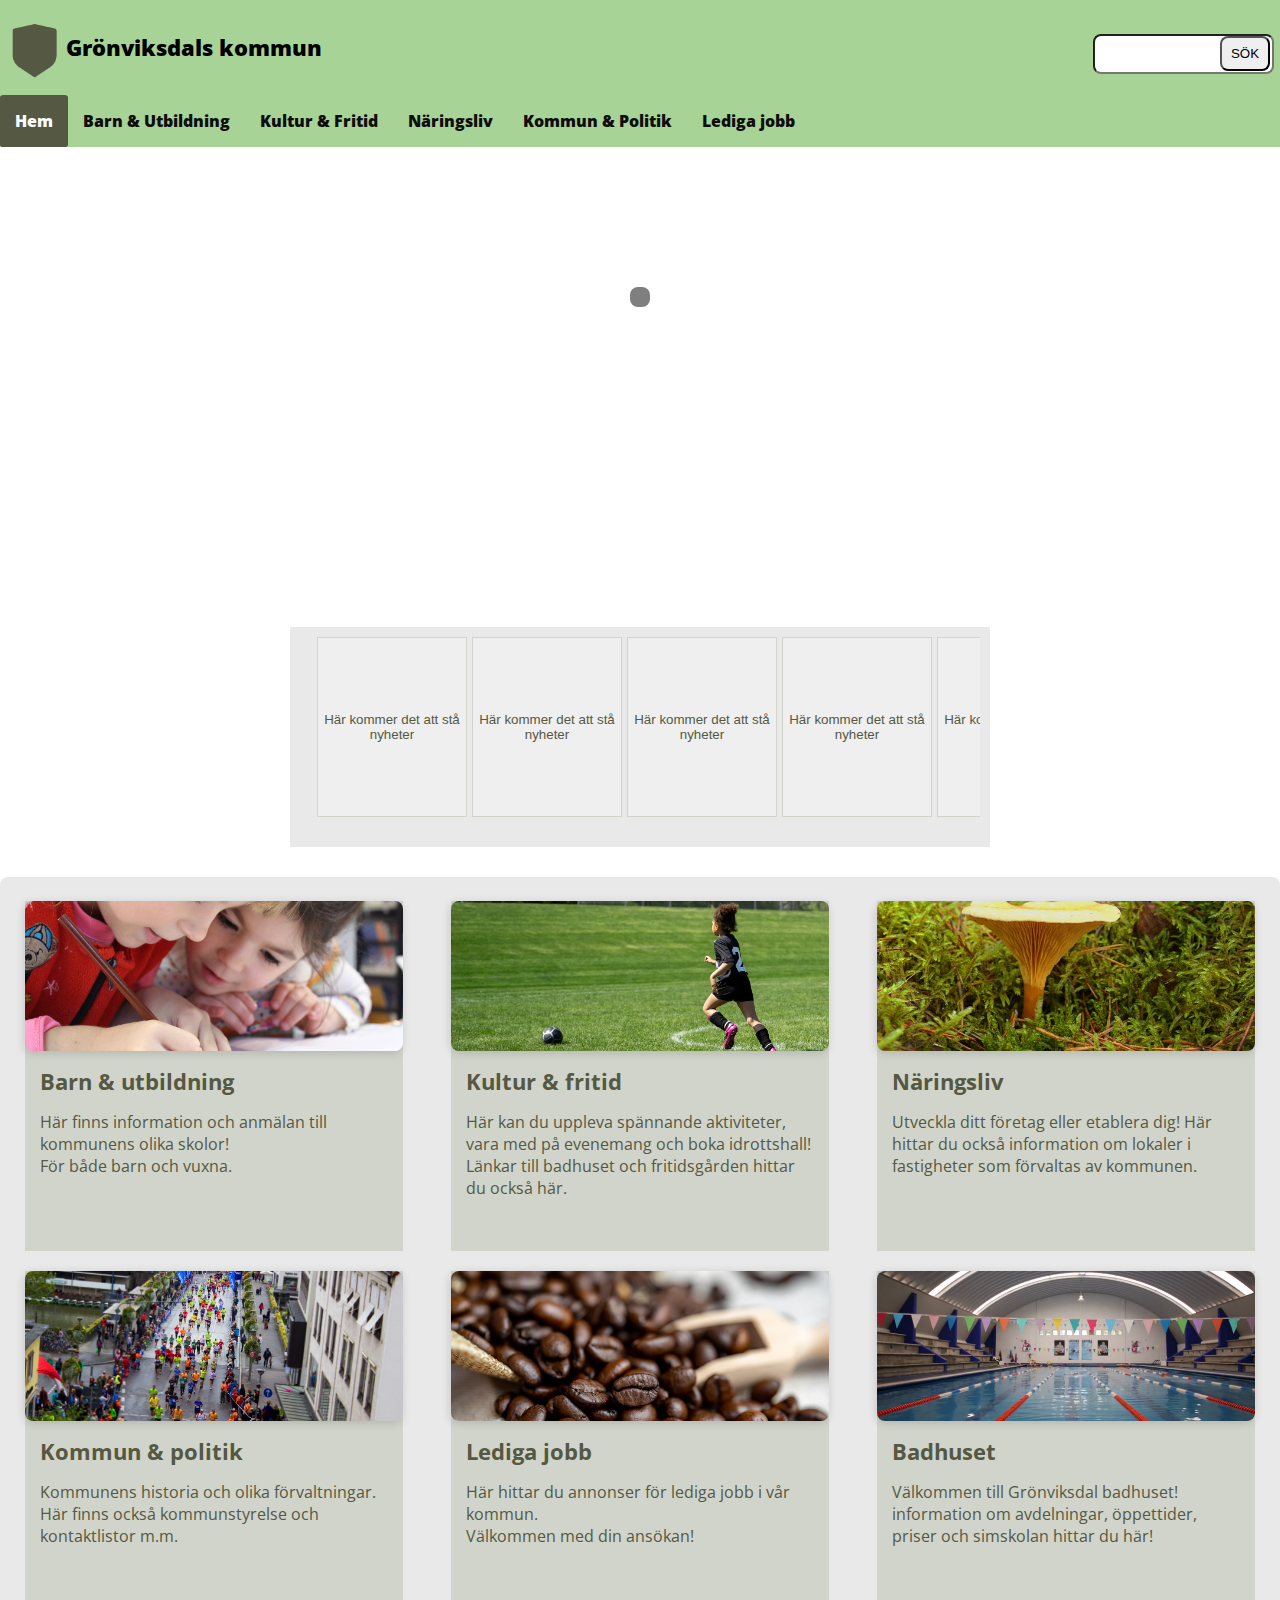
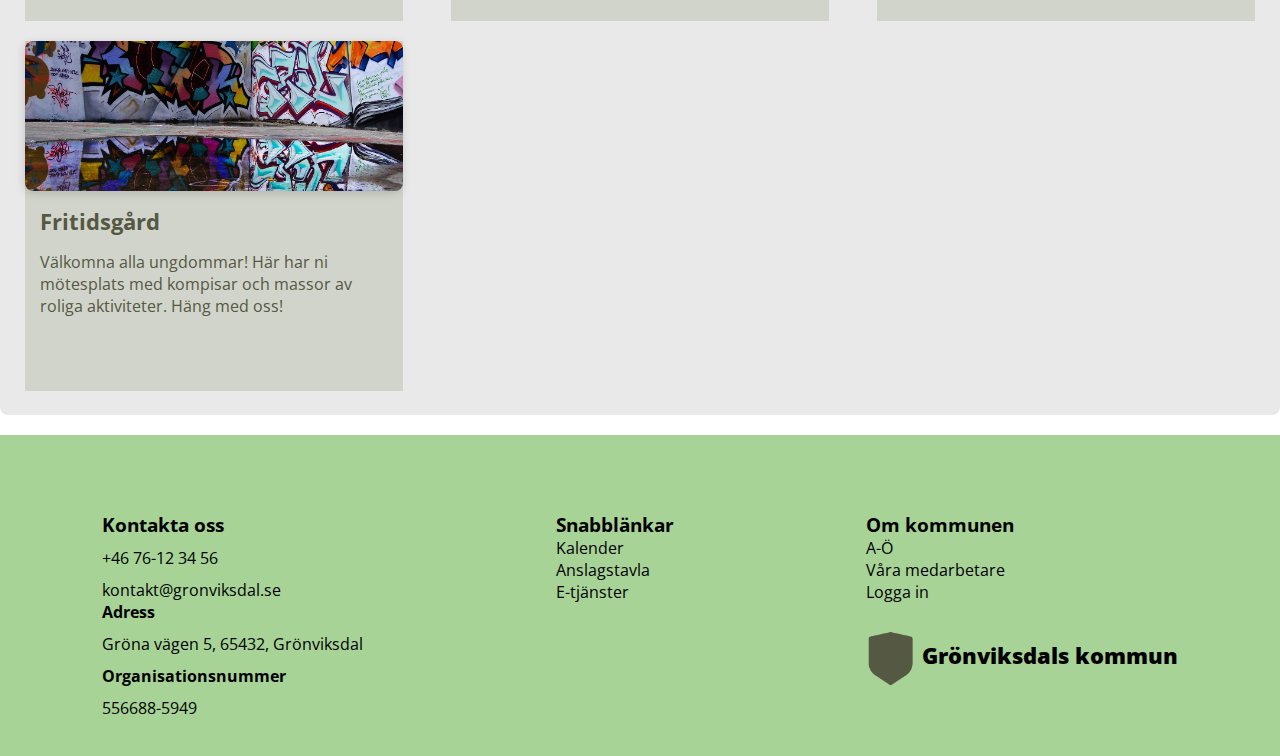
<file: index.html>
<!DOCTYPE html>
<html lang="sv">
<head>
<meta charset="UTF-8">
<meta name="viewport" content="width=device-width, initial-scale=1">
<title>Grönviksdal</title>
<link rel="stylesheet" href="https://fonts.googleapis.com/css2?family=Material+Symbols+Outlined:opsz,wght,FILL,GRAD@24,400,0,0">
<link rel="stylesheet" href="css/style.css">
<link rel="stylesheet" href="css/footer.css">
<meta name="keywords" content="Grönviksdal,Grönviksdals, kommun, Sverige">
<meta name="description" content="En Webbsida för Grönviksdals kommun">
<link rel="icon" href="img/logo.png">

</head>
<body>

<header class="background-green">
    <div class="container">
      <div class="header">
        <div class="font bold font-size-12">
          <a href="index.html">
                <div class="titles">
                <span class="large-title font-size-22">   <img src="img/logo.png" width="50" class="logo" alt="logo"> Grönviksdals kommun</span>
                 <span class="mobile-title font-size-16">  <img src="img/logo.png" width="40" class="logo" alt="logo"> Grönviksdal </span>
              </div>
            </a>

        </div>
          <div class="right">
            <form id="search-form" action="index.html" method="get">  
              <input type="text" id="search" class="search rounded-m" name="search" maxlength="15">
              <button type="submit" class="search-button rounded-m padding-2">
                  <span class="material-icons">SÖK</span>
              </button>
          </form>  
          </div>
       </div>
    </div>
</header>

<nav class="nav background-green">
  <div  class="container">
  <input type="checkbox" id="nav-change">
    <label for="nav-change" class="nav">

      <a class="active" href="index.html">  <span class="font bold"> Hem </span></a>
      <a href="utbildning.html">  <span class="font bold"> Barn & Utbildning </span></a>
      <a href="kulturfritid.html">  <span class="font bold"> Kultur & Fritid </span></a>
       <a href="naringsliv.html">  <span class="font bold"> Näringsliv </span></a>
        <a href="politik.html">  <span class="font bold"> Kommun & Politik </span></a>
        <a href="lediga-jobb.html">  <span class="font bold">   Lediga jobb  </span></a>
        <span class="nav-bar"><span class="material-symbols-outlined bold">  menu  </span>    </span>

      </label>
  </div>
</nav>

<section class="herobg">
    <video playsinline autoplay muted loop id="heroVideo">
        <source src="https://shib.se/assets/video/romania.mp4" type="video/mp4">
        Your browser does not support the video tag.
    </video>
    <h1 class="font bold margin4 rounded-m" id="heroText"></h1>
</section>


<section id="news-feed">
    <article id="news-feed-buttons">
        <button class="news-button">Här kommer det att stå nyheter</button>
        <button class="news-button">Här kommer det att stå nyheter</button>
        <button class="news-button">Här kommer det att stå nyheter</button>
        <button class="news-button">Här kommer det att stå nyheter</button>
        <button class="news-button">Här kommer det att stå nyheter</button>
        <button class="news-button">Här kommer det att stå nyheter</button>
        <button class="news-button">Här kommer det att stå nyheter</button>
        <button class="news-button">Här kommer det att stå nyheter</button>
        <button class="news-button">Här kommer det att stå nyheter</button>
        <button class="news-button">Här kommer det att stå nyheter</button>
        
    </article>
  </section>


<main class="main container">
   <div class="container margin-t-b background-green-light rounded-m padding-4">
  <section id="main-btns">

    <article class="btn-layout">
        <a href="utbildning.html">
            <img src="img/klimkin.jpg" alt="education" class="rounded-m  shadow-s">
            <article>
                <h3 class="font font-size-22">Barn & utbildning</h3>
                <p class="font">Här finns information och anmälan till kommunens olika skolor!<br>
                För både barn och vuxna.</p>
            </article>
        </a>
    </article>

  <article class="btn-layout">
      <a href="kulturfritid.html">
          <img src="img/jatocreate.jpg" alt="sport" class="rounded-m  shadow-s img-responsive">
          <article>
              <h3 class="font font-size-22">Kultur & fritid</h3>
              <p class="font">Här kan du uppleva spännande aktiviteter, vara med på evenemang och boka idrottshall!
               Länkar till badhuset och fritidsgården hittar du också här.</p>
          </article>
      </a>
  </article>

  <article class="btn-layout">
    <a href="naringsliv.html">
        <img src="img/mirey2222.jpg" alt="business life" class="rounded-m  shadow-s">
        <article>
            <h3 class="font font-size-22">Näringsliv</h3>
            <p class="font">Utveckla ditt företag eller etablera dig!
              Här hittar du också information om lokaler i fastigheter som förvaltas av kommunen.</p>
        </article>
    </a>
</article>

  <article class="btn-layout">
      <a href="politik.html">
          <img src="img/springtavling.jpg" alt="politics" class="rounded-m  shadow-s">
          <article>
              <h3 class="font font-size-22">Kommun & politik</h3>
              <p class="font">Kommunens historia och olika förvaltningar.<br> Här finns också kommunstyrelse och kontaktlistor m.m.</p>
          </article>
      </a>
  </article>

  <article class="btn-layout">
      <a href="lediga-jobb.html">
          <img src="img/kaffe.jpg" alt="available jobs" class="rounded-m  shadow-s">
          <article>
              <h3 class="font font-size-22">Lediga jobb</h3>
              <p class="font">Här hittar du annonser för lediga jobb i vår kommun.<br> Välkommen med din ansökan!</p>
          </article>
      </a>
  </article>

  <article class="btn-layout">
      <a href="https://utvecklarerebecka.se/agilt-projektarbete-badhuset/index.html" target="_blank">
          <img src="img/hero-image.png" alt="swimmingpool" class="rounded-m  shadow-s">
          <article >
              <h3 class="font font-size-22">Badhuset</h3>
              <p class="font">Välkommen till Grönviksdal badhuset!<br> information om avdelningar, öppettider, priser och simskolan hittar du här! </p>
          </article>
      </a>
  </article>

  <article class="btn-layout">
      <a href="https://www.karinwebdesigner.com/index.html" target="_blank">
          <img src="img/fritid.jpg" alt="youth centre" class="rounded-m  shadow-s">
          <article>
              <h3 class="font font-size-22">Fritidsgård</h3>
              <p class="font">Välkomna alla ungdommar! Här har ni mötesplats med kompisar och massor av roliga aktiviteter. Häng med oss!</p>
          </article>
      </a>
  </article>
  </section>
</div>
</main>

<footer class="background-green">
  <div class="container">
  <div class="row col-3 container margin-6 padding-6">
  <section class="font padding-6">
      <h3>Kontakta oss</h3>
      <p><a href="tel://+4733378901">+46 76-12 34 56</a></p>
      <a href="mailto://kontakt@gronviksdal.se">kontakt@gronviksdal.se</a>
      <h4>Adress</h4>
      <p>Gröna vägen 5, 65432, Grönviksdal</p>
      <h4>Organisationsnummer</h4>
      <p>556688-5949</p>
  </section>

  <section class="font padding-6">
      <h3>Snabblänkar</h3>
      <a href="#">Kalender</a>
      <br>
      <a href="#">Anslagstavla</a>
      <br>
      <a href="#">E-tjänster</a>
  </section>

  <section class="font padding-6">
      <h3>Om kommunen</h3>
      <a href="#">A-Ö</a>
      <br>
      <a href="#">Våra medarbetare</a>
      <br>
      <a href="#">Logga in</a>
      <br><br>



          <figure class="figure_footer">


         <a href="index.html">
          <div class="titles">
          <span class="large-title font bold font-size-22">   <img src="img/logo.png" width="50" class="logo" alt="logo"> Grönviksdals kommun</span>
            <span class="mobile-title font bold font-size-16">  <img src="img/logo.png" width="40" class="logo" alt="logo"> Grönviksdal </span>
        </div>
      </a>


          </figure>
  </section>
  </div>
</div>
</footer>

</body>
</html>
</file>
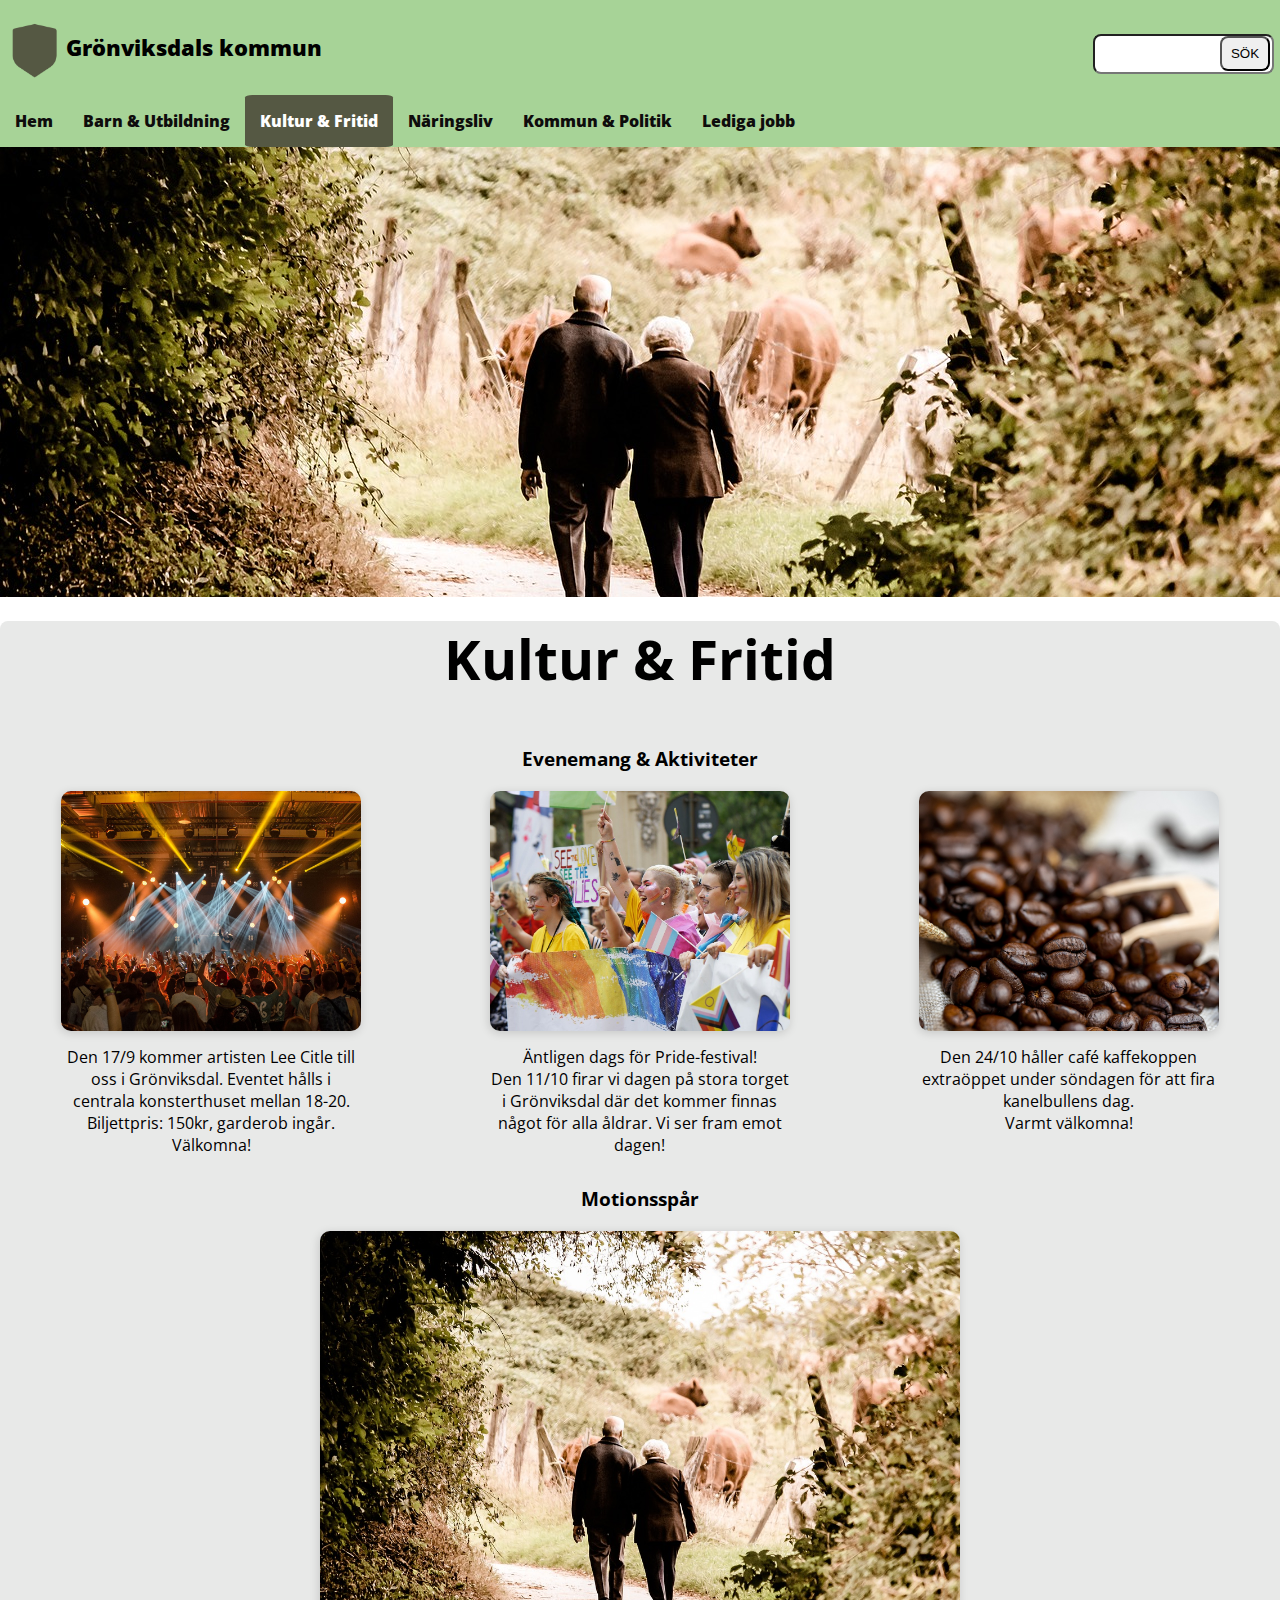
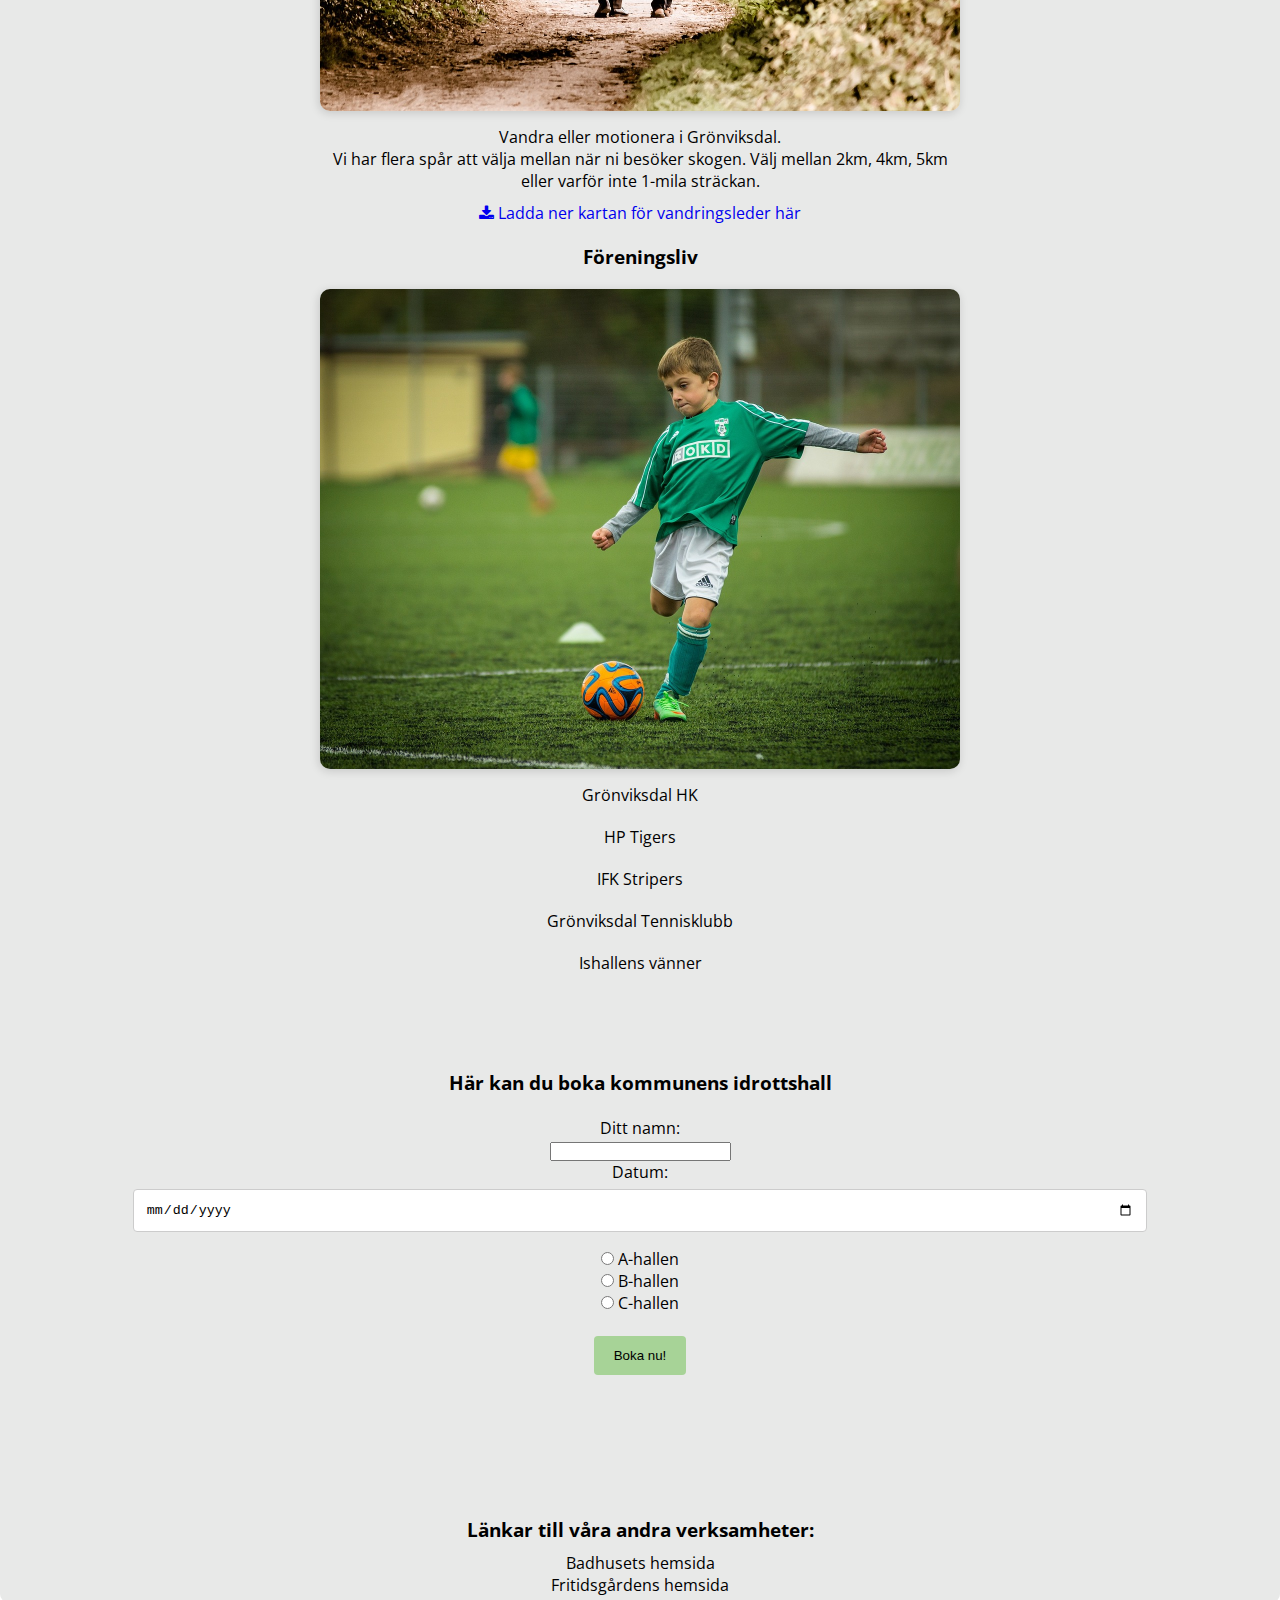
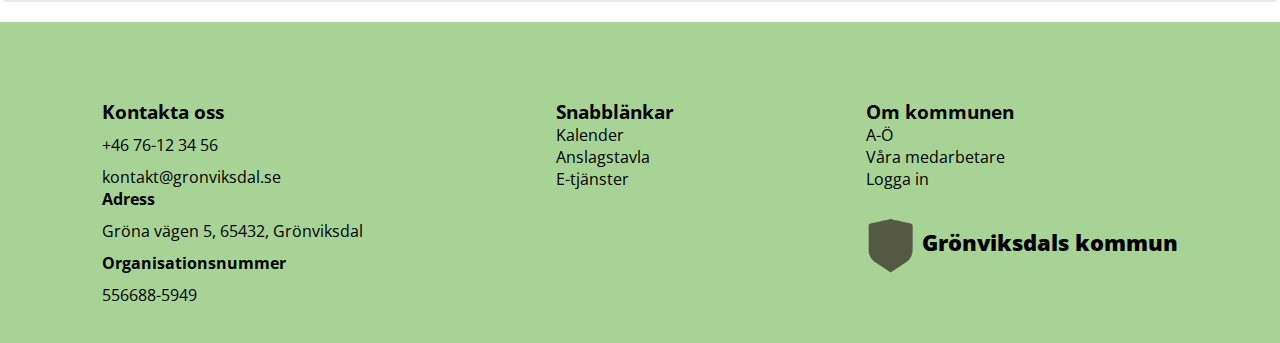
<file: kulturfritid.html>
<!DOCTYPE html>
<html lang="sv">
  <head>
    <meta charset="UTF-8">
    <meta name="viewport" content="width=device-width, initial-scale=1.0">
    <link rel="stylesheet" href="https://fonts.googleapis.com/css2?family=Material+Symbols+Outlined:opsz,wght,FILL,GRAD@24,400,0,0">
    <link rel="stylesheet" href="css/kultur.css">
    <link rel="stylesheet" href="css/style.css">
    <link rel="stylesheet" href="css/footer.css">
    <link rel="icon" href="img/logo.png">
    <link rel="stylesheet" href="https://cdnjs.cloudflare.com/ajax/libs/font-awesome/4.7.0/css/font-awesome.min.css">
    <title>Kultur & Fritid</title>
  </head>
  <body>
    <header class="background-green">
      <div class="container">
        <div class="header">
          <div class="font bold font-size-12">
            <!--Title-->
            <a href="index.html">
              <div class="titles">
                <span class="large-title font-size-22">
                  <img src="img/logo.png" width="50" class="logo" alt="logo"> Grönviksdals kommun </span>
                <span class="mobile-title font-size-16">
                  <img src="img/logo.png" width="40" class="logo" alt="logo"> Grönviksdal </span>
              </div>
            </a>
            <!--Title-->
          </div>
          <div class="right">
            <form id="search-form" action="index.html" method="get">
              <!--Search-->
              <input type="text" id="search" class="search rounded-m" name="search" maxlength="15">
              <button type="submit" class="search-button rounded-m padding-2">
                <span class="material-icons">SÖK</span>
              </button>
            </form>
            <!--Search-->
          </div>
        </div>
      </div>
    </header>
    <nav class="nav background-green">
      <div class="container">
        <input type="checkbox" id="nav-change">
        <label for="nav-change" class="nav">
          <a href="index.html">
            <span class="font bold"> Hem </span>
          </a>
          <a href="utbildning.html">
            <span class="font bold"> Barn & Utbildning </span>
          </a>
          <a class="active" href="kulturfritid.html">
            <span class="font bold"> Kultur & Fritid </span>
          </a>
          <a href="naringsliv.html">
            <span class="font bold"> Näringsliv </span>
          </a>
          <a href="politik.html">
            <span class="font bold"> Kommun & Politik </span>
          </a>
          <a href="lediga-jobb.html">
            <span class="font bold"> Lediga jobb </span>
          </a>
          <span class="nav-bar">
            <span class="material-symbols-outlined bold"> menu </span>
          </span>
        </label>
      </div>
    </nav>
    <img class="top-image" src="img/skogsstig.jpg" alt="Äldre par på promenad">
    <main class="container background-green-light rounded-m margin-t-b">
      <section class="center background-green-light rounded-m margin-6">
        <h1 class="center font"> Kultur & Fritid </h1>
      </section>
      <section class="center font">
        <h3 class="h3-margin-bottom">Evenemang & Aktiviteter</h3>
        <section class="activities">
          <figure class="box1">
            <img class="picture shadow-s" src="img/publik.jpg" alt="photo">
            <p>Den 17/9 kommer artisten Lee Citle till oss i Grönviksdal. Eventet hålls i centrala konsterthuset mellan 18-20. Biljettpris: 150kr, garderob ingår. Välkomna!</p>
          </figure>
          <figure class="box2">
            <img class="picture shadow-s" src="img/peoplepride.jpg" alt="photo">
            <p>Äntligen dags för Pride-festival! <br> Den 11/10 firar vi dagen på stora torget i Grönviksdal där det kommer finnas något för alla åldrar. Vi ser fram emot dagen! </p>
          </figure>
          <figure class="box3">
            <img class="picture shadow-s" src="img/kaffe.jpg" alt="photo">
            <p>Den 24/10 håller café kaffekoppen extraöppet under söndagen för att fira kanelbullens dag. <br>Varmt välkomna! </p>
          </figure>
        </section>
      </section>
      <section class="center font">
        <h3 class="h3-margin-bottom h3-margin-top">Motionsspår</h3>
        <figure class="motion">
          <img class="picture shadow-s" src="img/skogsstig.jpg" alt="photo">
          <p class="margin-6"> Vandra eller motionera i Grönviksdal. <br> Vi har flera spår att välja mellan när ni besöker skogen. Välj mellan 2km, 4km, 5km eller varför inte 1-mila sträckan. </p>
        </figure>
        <a class="margin-6 download" href="downloads/karta-med-vandringsleder.pdf">
          <i class="fa fa-download"></i> Ladda ner kartan för vandringsleder här </a>
      </section>
      <section class="center font">
        <h3 class="h3-margin-bottom h3-margin-top">Föreningsliv</h3>
        <figure class="sport">
          <img class="picture shadow-s" src="img/barnfotboll.jpg" alt="photo">
          <p>Grönviksdal HK</p>
          <p>HP Tigers</p>
          <p>IFK Stripers</p>
          <p>Grönviksdal Tennisklubb</p>
          <p>Ishallens vänner</p>
        </figure>
      </section>
      <form class="form padding-6 font">
        <h3>Här kan du boka kommunens idrottshall</h3>
        <br>
        <label for="fname">Ditt namn:</label>
        <br>
        <input type="text" id="fname" name="fname">
        <br>
        <label for="fname">Datum:</label>
        <br>
        <input type="date" name="date" id="date-bar">
        <br>
        <input type="radio" id="html" name="fav_language" value="HTML">
        <label for="html">A-hallen</label>
        <br>
        <input type="radio" id="css" name="fav_language" value="CSS">
        <label for="css">B-hallen</label>
        <br>
        <input type="radio" id="javascript" name="fav_language" value="JavaScript">
        <label for="javascript">C-hallen</label>
        <br>
        <br>
        <input class="button" type="submit" value="Boka nu!">
      </form>
      <section class="links center padding-6 margin-6 font">
        <h3>Länkar till våra andra verksamheter:</h3>
        <a href="https://utvecklarerebecka.se/agilt-projektarbete-badhuset/index.html" target="_blank">Badhusets hemsida</a>
        <br>
        <a href="https://www.karinwebdesigner.com/index.html" target="_blank">Fritidsgårdens hemsida</a>
      </section>
    </main>
    <footer class="background-green">
      <div class="container">
        <div class="row col-3 container margin-6 padding-6">
          <section class="font padding-6">
            <h3>Kontakta oss</h3>
            <p>
              <a href="tel://+4733378901">+46 76-12 34 56</a>
            </p>
            <a href="mailto://kontakt@gronviksdal.se">kontakt@gronviksdal.se</a>
            <h4>Adress</h4>
            <p>Gröna vägen 5, 65432, Grönviksdal</p>
            <h4>Organisationsnummer</h4>
            <p>556688-5949</p>
          </section>
          <section class="font padding-6">
            <h3>Snabblänkar</h3>
            <a href="#">Kalender</a>
            <br>
            <a href="#">Anslagstavla</a>
            <br>
            <a href="#">E-tjänster</a>
          </section>
          <section class="font padding-6">
            <h3>Om kommunen</h3>
            <a href="#">A-Ö</a>
            <br>
            <a href="#">Våra medarbetare</a>
            <br>
            <a href="#">Logga in</a>
            <br>
            <br>
            <figure class="figure_footer">
              <a href="index.html">
                <div class="titles">
                  <span class="large-title font bold font-size-22">
                    <img src="img/logo.png" width="50" class="logo" alt="logo"> Grönviksdals kommun </span>
                  <span class="mobile-title font bold font-size-16">
                    <img src="img/logo.png" width="40" class="logo" alt="logo"> Grönviksdal </span>
                </div>
              </a>
            </figure>
          </section>
        </div>
      </div>
    </footer>
  </body>
</html>
</file>
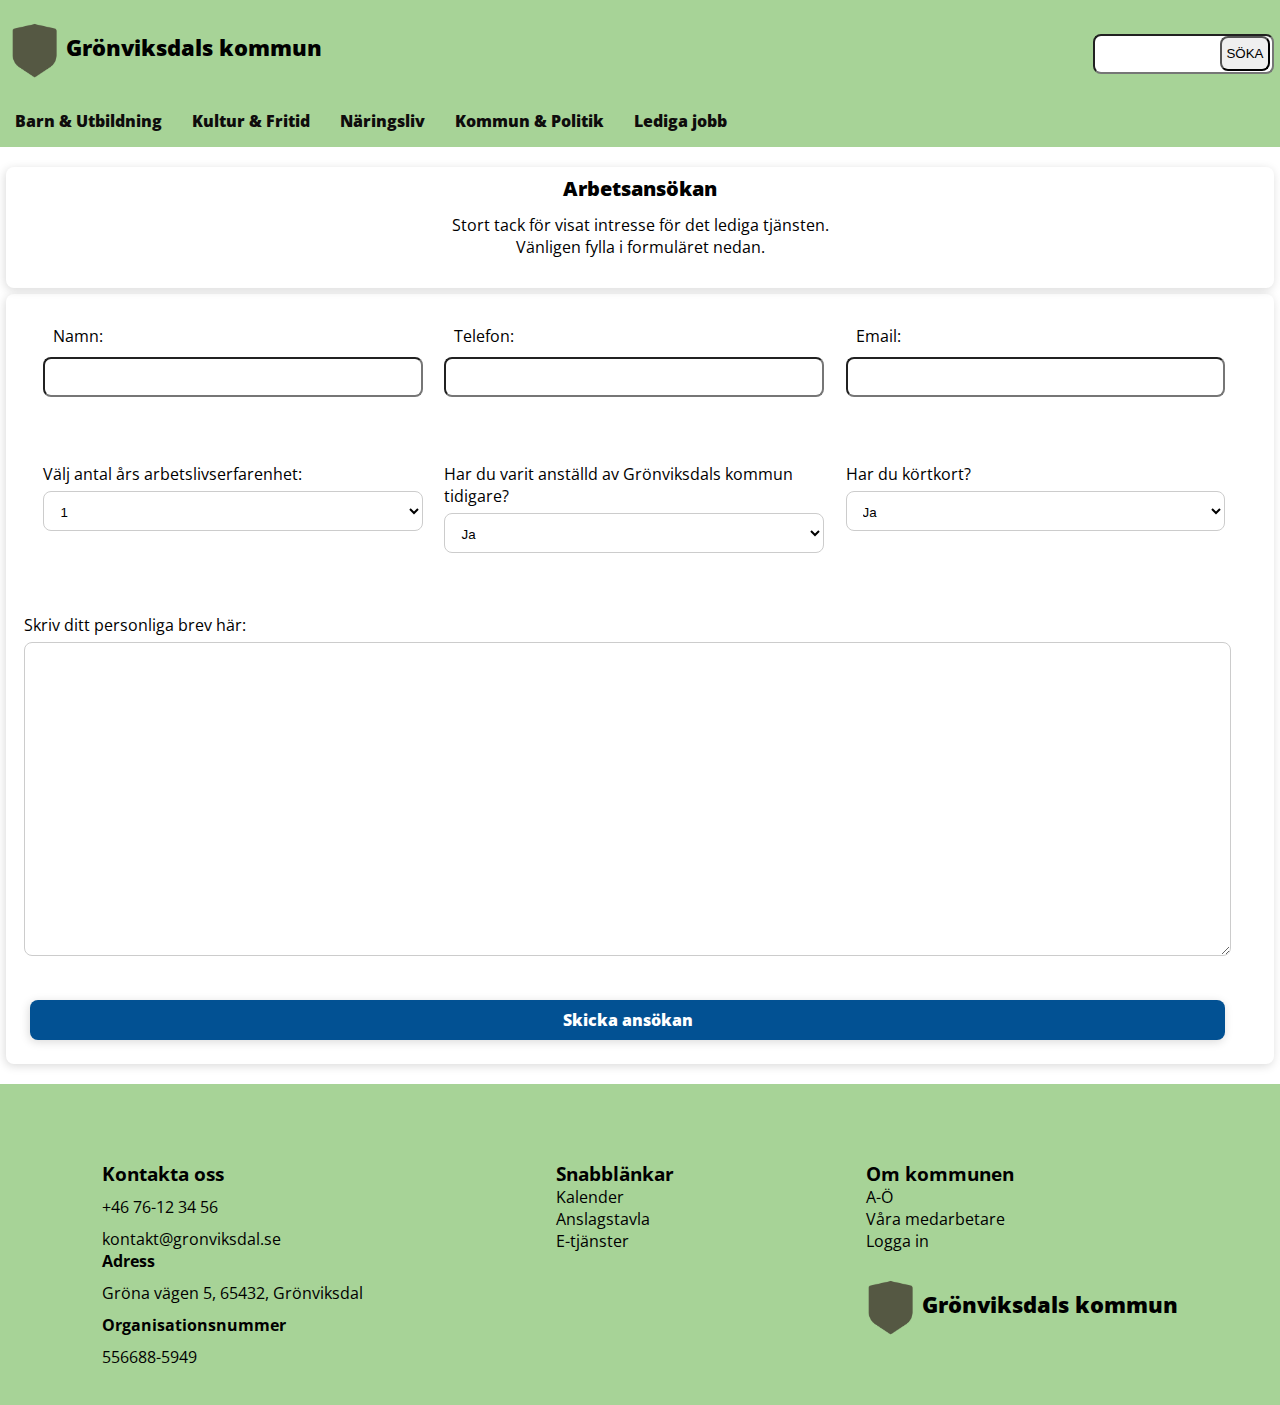
<file: lediga-jobb-form.html>
<!DOCTYPE html>
<html lang="sv">
<head>
<meta charset="UTF-8">
<meta name="viewport" content="width=device-width, initial-scale=1">
<title>Lediga jobb</title>
<link rel="stylesheet" href="https://fonts.googleapis.com/css2?family=Material+Symbols+Outlined:opsz,wght,FILL,GRAD@24,400,0,0">
<link rel="stylesheet" href="css/style.css">
<link rel="stylesheet" href="css/footer.css">
<meta name="keywords" content="Grönviksdal,Grönviksdals, kommun, Sverige, Lediga jobb, söka jobba  ">
<link rel="icon" href="img/logo.png">
<meta name="description" content="En Webbsida för Grönviksdals kommun">
</head>
<body>




  <header class="background-green">
    <div class="container">
      <div class="header">
        <div class="font bold font-size-12">
       
          <a href="index.html">
                <div class="titles">
                <span class="large-title font-size-22">   <img src="img/logo.png" width="50" class="logo" alt="logo"> Grönviksdals kommun</span>
                 <span class="mobile-title font-size-16">  <img src="img/logo.png" width="40" class="logo" alt="logo"> Grönviksdal </span>
              </div>
            </a>

        </div>
          <div class="right">
            <form id="search-form" action="index.html" method="get"> 
              <input type="text" id="search" class="search rounded-m" name="search" maxlength="15">
              <button type="submit" class="search-button rounded-m padding-2">
                  <span class="material-icons">SÖKA</span>
              </button>
          </form>  
          </div>
       </div>
    </div>
</header>





<nav class="nav background-green">
  <div  class="container">
  <input type="checkbox" id="nav-change">
    <label for="nav-change" class="nav">

      <a href="utbildning.html">  <span class="font bold"> Barn & Utbildning </span></a>
      <a href="kulturfritid.html">  <span class="font bold"> Kultur & Fritid </span></a>
       <a href="naringsliv.html">  <span class="font bold"> Näringsliv </span></a>
        <a href="politik.html">  <span class="font bold"> Kommun & Politik </span></a>
        <a href="lediga-jobb.html">  <span class="font bold">   Lediga jobb  </span></a>
        <span class="nav-bar"><span class="material-symbols-outlined bold">  menu  </span></span>

      </label>
  </div>
</nav>

 <main class="container margin-t-b">
  <section class="container">
    <div class="container shadow-s center margin-6 rounded-m padding-2 font">
  
        <h1 class="padding-6 font-size-20 bold">Arbetsansökan</h1>
          <div class="padding-6 font-size-16 font center">
            Stort tack för visat intresse för det lediga tjänsten.<br>
            Vänligen fylla i formuläret nedan.
          </div>
        <br>
    </div>
   </section>

    <div class="container">
        <form action="lediga_jobb_form.html" method="post" class="container shadow-s rounded-m margin-6  padding-6">



        
<div class="row col-3 margin-6">

    <div>
         <label class="padding-4 margin-6 font"> Namn: </label>
        <input class="arbetsansokan-form rounded-m" type="text" name="namn" id="name" required>
    </div>

    <div>
        <label class="padding-4 margin-6 font"> Telefon: </label>
        <input class="arbetsansokan-form rounded-m"  type="text" id="telefon" name="telefon" required>
    </div>


    <div>
        <label class="padding-4 margin-6 font">Email: </label>
        <input class="arbetsansokan-form rounded-m"  type="email" id="email" name="Email" required>
    </div>

</div>

<br>
<br>
       
        <div class="row col-3 margin-6">

            <div>
                <label class="font" for="experience"> Välj antal års arbetslivserfarenhet: </label>

                <select name="experience" id="experience" class="arbetsansokan-form rounded-m background-white">
                <option value="1">1</option>
                <option value="2">2</option>
                <option value="3">4</option>
                <option value="5">6</option>
                </select>

            </div>

            <div>
                <label class="font" for="prevwork">   Har du  varit anställd av Grönviksdals kommun tidigare?</label>
                <select name="prevwork" id="prevwork" class="arbetsansokan-form rounded-m background-white">
                <option value="Ja">Ja</option>
                <option value="Nej">Nej</option>
                </select>
            </div>


            <div>
                <label class="font" for="driver-license"> Har du körtkort? </label>
                <select name="driver-license" id="driver-license" class="arbetsansokan-form rounded-m background-white">
                <option value="Ja">Ja</option>
                <option value="Nej">Nej</option>
                </select>
            </div>

        </div>

        <br>

        <div class="padding-6 margin-6">
            <label class="font">

Skriv ditt personliga brev här:</label>

            <textarea  class="arbetsansokan-form-textarea rounded-m padding-6" rows="20" cols="40"></textarea>
       </div>




    <div class="padding-6 margin-6">
    <button class="arbetsansokan-form rounded-m   shadow-s margin-6 rounded-m background-blue white bold border-0 font-size-16 font"  type="submit" > Skicka ansökan </button>
    </div>

    </form>
    </div>


</main>





<footer class="background-green">
  <div class="container">
  <div class="row col-3 container margin-6 padding-6">
  <section class="font padding-6">
      <h3>Kontakta oss</h3>
      <p><a href="tel://+4733378901">+46 76-12 34 56</a></p>
      <a href="mailto://kontakt@gronviksdal.se">kontakt@gronviksdal.se</a>
      <h4>Adress</h4>
      <p>Gröna vägen 5, 65432, Grönviksdal</p>
      <h4>Organisationsnummer</h4>
      <p>556688-5949</p>
  </section>

  <section class="font padding-6">
      <h3>Snabblänkar</h3>
      <a href="#">Kalender</a>
      <br>
      <a href="#">Anslagstavla</a>
      <br>
      <a href="#">E-tjänster</a>
  </section>

  <section class="font padding-6">
      <h3>Om kommunen</h3>
      <a href="#">A-Ö</a>
      <br>
      <a href="#">Våra medarbetare</a>
      <br>
      <a href="#">Logga in</a>
      <br><br>



          <figure class="figure_footer">


         <a href="index.html">
          <div class="titles">
          <span class="large-title font bold font-size-22">   <img src="img/logo.png" width="50" class="logo" alt="logo"> Grönviksdals kommun</span>
            <span class="mobile-title font bold font-size-16">  <img src="img/logo.png" width="40" class="logo" alt="logo"> Grönviksdal </span>
        </div>
      </a>


          </figure>
  </section>
  </div>
</div>
</footer>



</body>
</html>
</file>
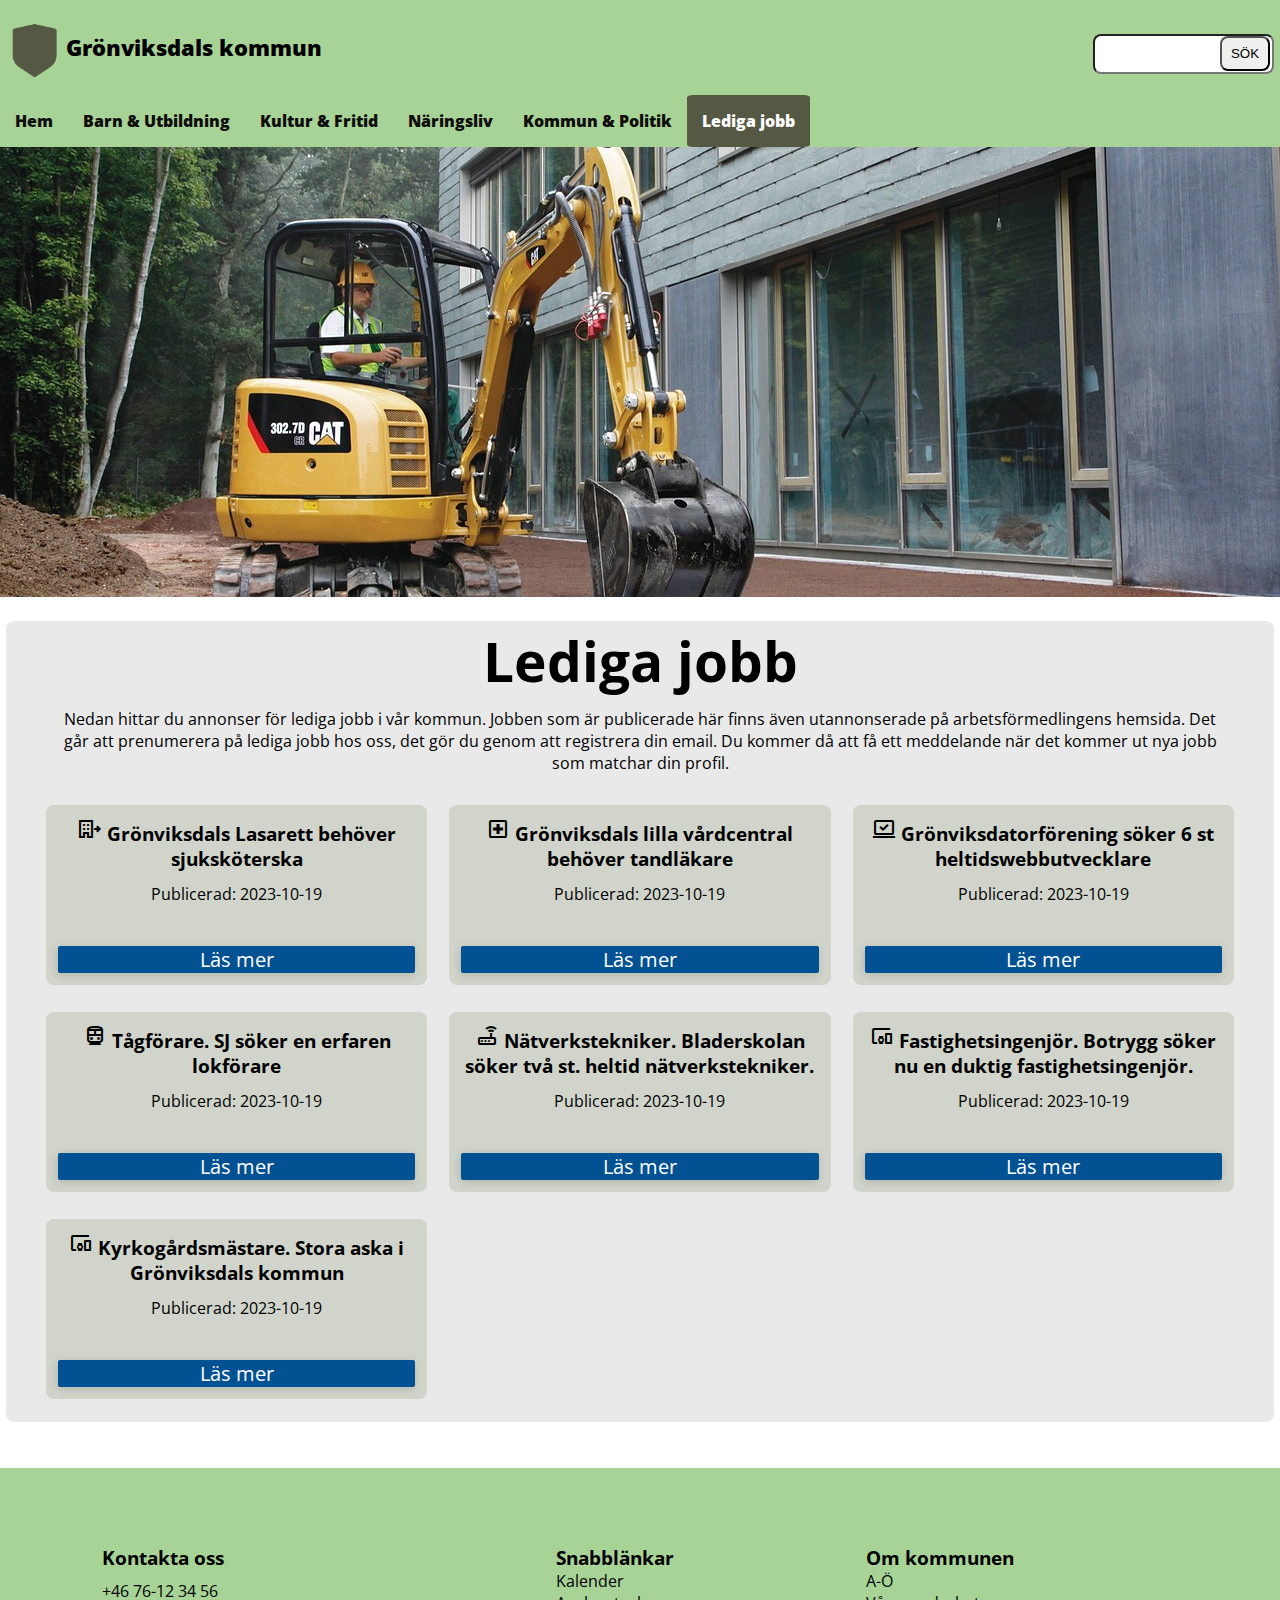
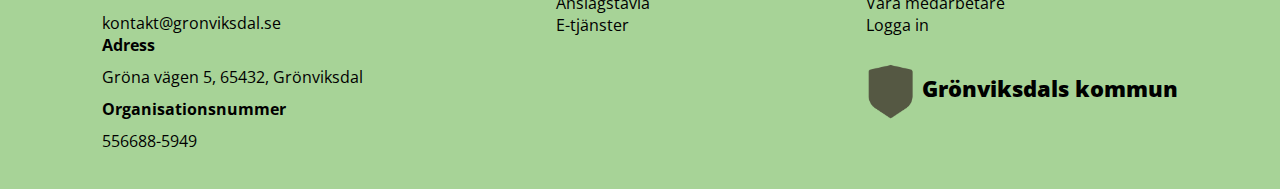
<file: lediga-jobb.html>
<!DOCTYPE html>
<html lang="sv">
  <head>
    <meta charset="UTF-8">
    <meta name="viewport" content="width=device-width, initial-scale=1">
    <title>Lediga jobb</title>
    <link rel="stylesheet" href="https://fonts.googleapis.com/css2?family=Material+Symbols+Outlined:opsz,wght,FILL,GRAD@24,400,0,0">
    <link rel="stylesheet" href="css/style.css">
    <link rel="stylesheet" href="css/footer.css">
    <meta name="keywords" content="Grönviksdal,Grönviksdals, kommun, Sverige, Lediga jobb, söka jobba ">
    <meta name="description" content="En Webbsida för Grönviksdals kommun">
    <link rel="icon" href="img/logo.png">
  </head>
  <body>
    <header class="background-green">
      <div class="container">
        <div class="header">
          <div class="font bold font-size-12">
            <!--Title-->
            <a href="index.html">
              <div class="titles">
                <span class="large-title font-size-22">
                  <img src="img/logo.png" width="50" class="logo" alt="logo"> Grönviksdals kommun </span>
                <span class="mobile-title font-size-16">
                  <img src="img/logo.png" width="40" class="logo" alt="logo"> Grönviksdal </span>
              </div>
            </a>
            <!--Title-->
          </div>
          <div class="right">
            <form id="search-form" action="index.html" method="get">
              <!--Search-->
              <input type="text" id="search" class="search rounded-m" name="search" maxlength="15">
              <button type="submit" class="search-button rounded-m padding-2">
                <span class="material-icons">SÖK</span>
              </button>
            </form>
            <!--Search-->
          </div>
        </div>
      </div>
    </header>
    <nav class="nav background-green">
      <div class="container">
        <input type="checkbox" id="nav-change">
        <label for="nav-change" class="nav">
          <a href="index.html">
            <span class="font bold"> Hem </span>
          </a>
          <a href="utbildning.html">
            <span class="font bold"> Barn & Utbildning </span>
          </a>
          <a href="kulturfritid.html">
            <span class="font bold"> Kultur & Fritid </span>
          </a>
          <a href="naringsliv.html">
            <span class="font bold"> Näringsliv </span>
          </a>
          <a href="politik.html">
            <span class="font bold"> Kommun & Politik </span>
          </a>
          <a class="active" href="lediga-jobb.html">
            <span class="font bold"> Lediga jobb </span>
          </a>
          <span class="nav-bar">
            <span class="material-symbols-outlined bold"> menu </span>
          </span>
        </label>
      </div>
    </nav>
    <img class="top-image" src="img/Ricobino.jpg" alt="Man arbetar i grävmaskin">
    <main class="container">
      <section class="container">
        <div class="container center margin-6 rounded-m padding-2 font background-green-light" id="l-j-margin">
          <h1 class="center font"> Lediga jobb </h1>
          <p id="free-jobs-width">
            Nedan hittar du annonser för lediga jobb i vår kommun. Jobben som är publicerade här finns även utannonserade 
            på arbetsförmedlingens hemsida. Det går att prenumerera på lediga jobb hos oss, det gör du genom att registrera 
            din email. Du kommer då att få ett meddelande när det kommer ut nya jobb som matchar din profil.
          </p>
        
        
           <!--Row1, row 1 with three columns-->
      <div class="row col-3">
        <div class="rounded-m padding-6  margin-6 background-off-white font grid-container">
          <h3 class="padding-6 font">
            <span class="material-symbols-outlined"> moving_ministry</span> Grönviksdals Lasarett behöver sjuksköterska
          </h3>
          <div class="padding-6"> Publicerad: 2023-10-19</div>
          <a class="bottom" href="lediga-jobb-form.html">
            <div class="center font-size-20 shadow-s margin-6 rounded-s background-blue white center">
              <span class="white">Läs mer </span>
            </div>
          </a>
        </div>
        <div class="rounded-m padding-6  margin-6 background-off-white font grid-container">
          <h3 class="padding-6 font">
            <span class="material-symbols-outlined">local_hospital </span> Grönviksdals lilla vårdcentral behöver tandläkare
          </h3>
          <div class="padding-6"> Publicerad: 2023-10-19</div>
          <a class="bottom" href="lediga-jobb-form.html">
            <div class="center font-size-20 shadow-s margin-6 rounded-s background-blue white center">
              <span class="white">Läs mer </span>
            </div>
          </a>
        </div>
        <div class="rounded-m padding-6  margin-6 background-off-white font grid-container">
          <h3 class="padding-6 font">
            <span class="material-symbols-outlined">sync_saved_locally </span> Grönviksdatorförening söker 6 st heltidswebbutvecklare
          </h3>
          <div class="padding-6"> Publicerad: 2023-10-19</div>
          <a class="bottom" href="lediga-jobb-form.html">
            <div class="center font-size-20 shadow-s margin-6 rounded-s background-blue white center">
              <span class="white">Läs mer </span>
            </div>
          </a>
        </div>
      </div>
      <!--Row2, row 2 with three columns-->
      <div class="row col-3">
        <div class="rounded-m padding-6  margin-6 background-off-white font grid-container">
          <h3 class="padding-6 font">
            <span class="material-symbols-outlined"> directions_subway </span> Tågförare. SJ söker en erfaren lokförare
          </h3>
          <div class="padding-6"> Publicerad: 2023-10-19</div>
          <a class="bottom" href="lediga-jobb-form.html">
            <div class="center font-size-20 shadow-s margin-6 rounded-s background-blue white center bottom">
              <span class="white">Läs mer </span>
            </div>
          </a>
        </div>
        <div class="rounded-m padding-6  margin-6 background-off-white font grid-container">
          <h3 class="padding-6 font">
            <span class="material-symbols-outlined">router</span> Nätverkstekniker. Bladerskolan söker två st. heltid nätverkstekniker.
          </h3>
          <div class="padding-6"> Publicerad: 2023-10-19</div>
          <a class="bottom" href="lediga-jobb-form.html">
            <div class="center font-size-20 shadow-s margin-6 rounded-s background-blue white center bottom">
              <span class="white">Läs mer </span>
            </div>
          </a>
        </div>
        <div class="rounded-m padding-6  margin-6 background-off-white font grid-container">
          <h3 class="padding-6 font">
            <span class="material-symbols-outlined"> devices_other </span> Fastighetsingenjör. Botrygg söker nu en duktig fastighetsingenjör.
          </h3>
          <div class="padding-6"> Publicerad: 2023-10-19</div>
          <a class="bottom" href="lediga-jobb-form.html">
            <div class="center font-size-20 shadow-s margin-6 rounded-s background-blue white center bottom">
              <span class="">Läs mer </span>
            </div>
          </a>
        </div>
      </div>
      <!--A new row-->
      <div class="row col-3">
        <div class="rounded-m padding-6  margin-6 background-off-white font grid-container">
          <h3 class="padding-6 font">
            <span class="material-symbols-outlined"> devices_other </span> Kyrkogårdsmästare. Stora aska i Grönviksdals kommun
          </h3>
          <div class="padding-6"> Publicerad: 2023-10-19</div>
          <a class="bottom" href="lediga-jobb-form.html">
            <div class="center font-size-20 shadow-s margin-6 rounded-s background-blue white center bottom">
              <span class="white font">Läs mer </span>
            </div>
          </a>
        </div>
      </div>
    </div>
    </section>
    </main>
    <br>
    <br>
    <footer class="background-green footer-bottom">
      <div class="container">
        <div class="row col-3 container margin-6 padding-6">
          <section class="font padding-6">
            <h3>Kontakta oss</h3>
            <p>
              <a href="tel://+4733378901">+46 76-12 34 56</a>
            </p>
            <a href="mailto://kontakt@gronviksdal.se">kontakt@gronviksdal.se</a>
            <h4>Adress</h4>
            <p>Gröna vägen 5, 65432, Grönviksdal</p>
            <h4>Organisationsnummer</h4>
            <p>556688-5949</p>
          </section>
          <section class="font padding-6">
            <h3>Snabblänkar</h3>
            <a href="#">Kalender</a>
            <br>
            <a href="#">Anslagstavla</a>
            <br>
            <a href="#">E-tjänster</a>
          </section>
          <section class="font padding-6">
            <h3>Om kommunen</h3>
            <a href="#">A-Ö</a>
            <br>
            <a href="#">Våra medarbetare</a>
            <br>
            <a href="#">Logga in</a>
            <br>
            <br>
            <figure class="figure_footer">
              <a href="index.html">
                <div class="titles">
                  <span class="large-title font bold font-size-22">
                    <img src="img/logo.png" width="50" class="logo" alt="logo"> Grönviksdals kommun </span>
                  <span class="mobile-title font bold font-size-16">
                    <img src="img/logo.png" width="40" class="logo" alt="logo"> Grönviksdal </span>
                </div>
              </a>
            </figure>
          </section>
        </div>
      </div>
    </footer>
  </body>
</html>
</file>
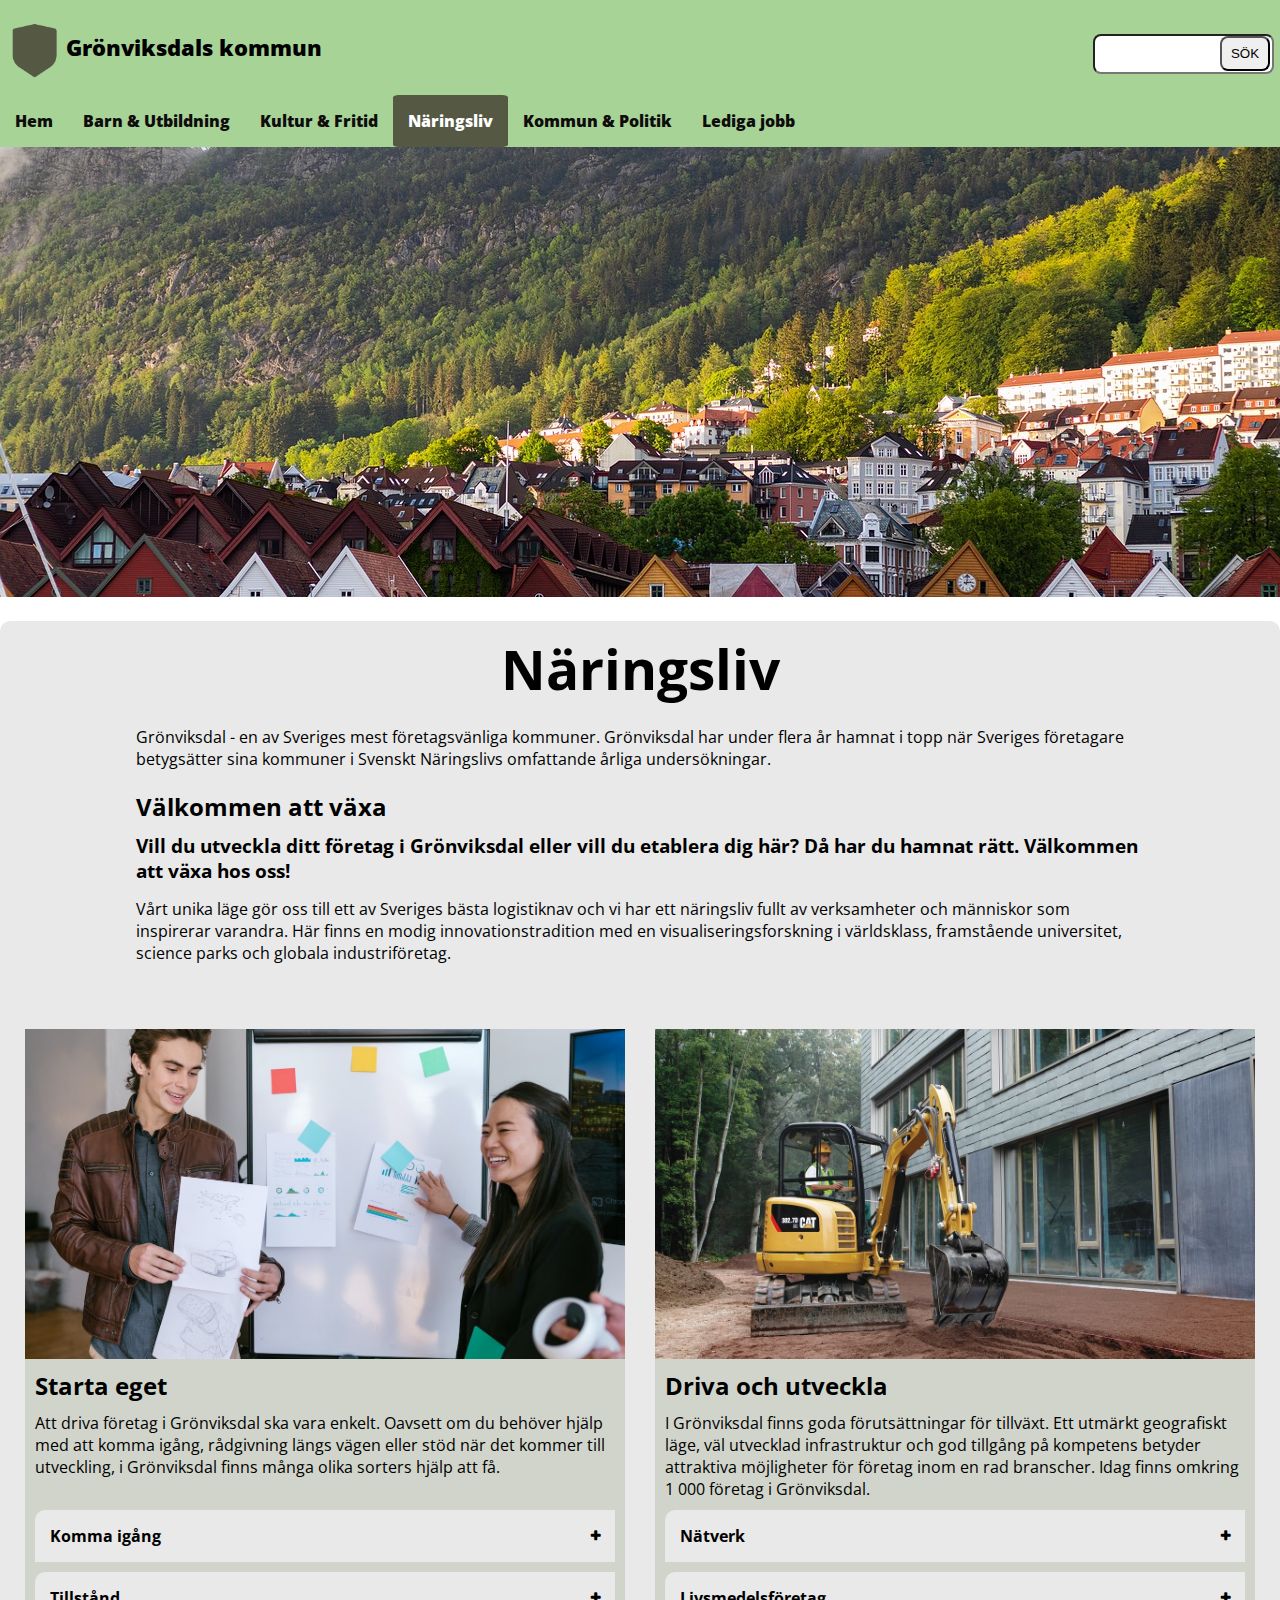
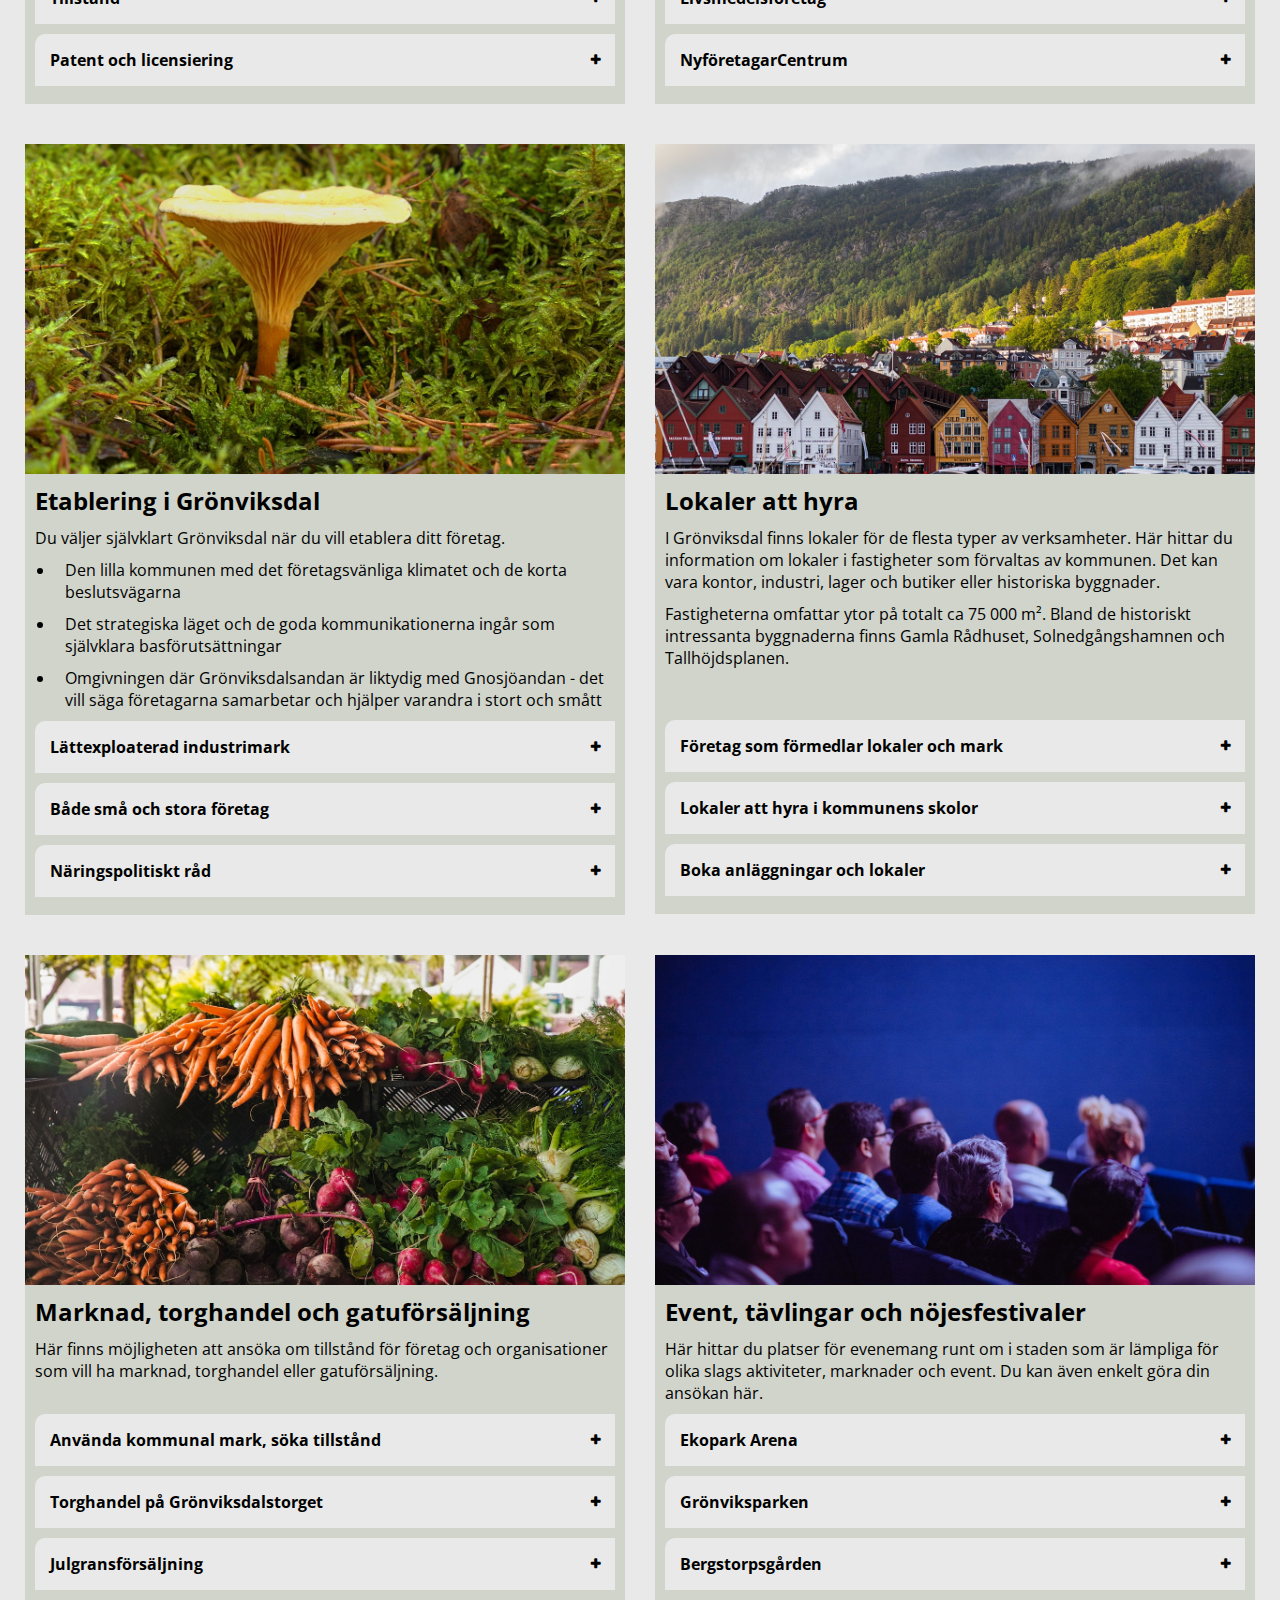
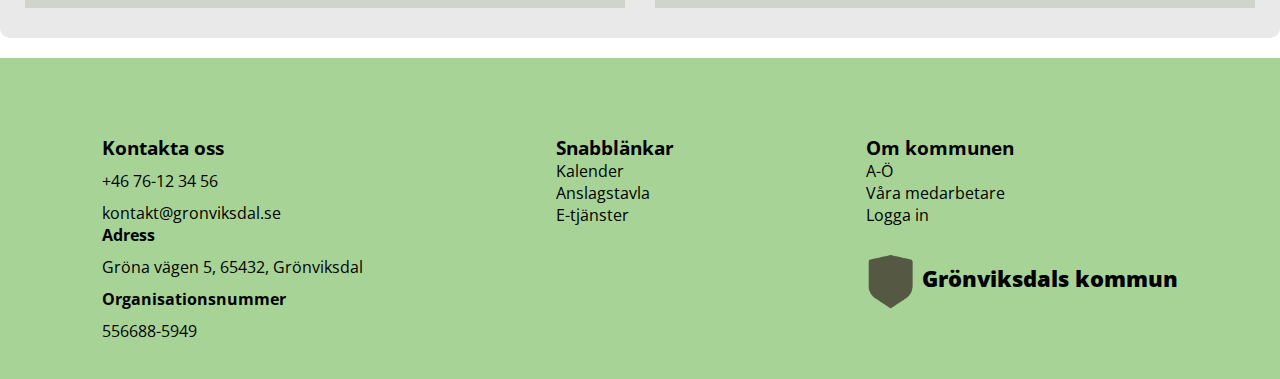
<file: naringsliv.html>
<!DOCTYPE html>
<html lang="sv">
  <head>
    <meta charset="UTF-8">
    <meta name="viewport" content="width=device-width, initial-scale=1">
    <title>Näringsliv</title>
    <link rel="stylesheet" href="https://fonts.googleapis.com/css2?family=Material+Symbols+Outlined:opsz,wght,FILL,GRAD@24,400,0,0">
    <link rel="stylesheet" href="css/style.css">
    <link rel="stylesheet" href="css/footer.css">
    <link rel="stylesheet" href="https://cdnjs.cloudflare.com/ajax/libs/font-awesome/4.7.0/css/font-awesome.min.css">
    <meta name="keywords" content="Grönviksdal,Grönviksdals, kommun, Sverige">
    <link rel="icon" href="img/logo.png">
    <meta name="description" content="En Webbsida för Grönviksdals kommun">
  </head>
  <body>
    <header class="background-green">
      <div class="container">
        <div class="header">
          <div class="font bold font-size-12">
            <!--Title-->
            <a href="index.html">
              <div class="titles">
                <span class="large-title font-size-22">
                  <img src="img/logo.png" width="50" class="logo" alt="logo"> Grönviksdals kommun </span>
                <span class="mobile-title font-size-16">
                  <img src="img/logo.png" width="40" class="logo" alt="logo"> Grönviksdal </span>
              </div>
            </a>
            <!--Title-->
          </div>
          <div class="right">
            <form id="search-form" action="index.html" method="get">
              <!--Search-->
              <input type="text" id="search" class="search rounded-m" name="search" maxlength="15">
              <button type="submit" class="search-button rounded-m padding-2">
                <span class="material-icons">SÖK</span>
              </button>
            </form>
            <!--Search-->
          </div>
        </div>
      </div>
    </header>
    <nav class="nav background-green">
      <div class="container">
        <input type="checkbox" id="nav-change">
        <label for="nav-change" class="nav">
          <a href="index.html">
            <span class="font bold"> Hem </span>
          </a>
          <a href="utbildning.html">
            <span class="font bold"> Barn & Utbildning </span>
          </a>
          <a href="kulturfritid.html">
            <span class="font bold"> Kultur & Fritid </span>
          </a>
          <a class="active" href="naringsliv.html">
            <span class="font bold"> Näringsliv </span>
          </a>
          <a href="politik.html">
            <span class="font bold"> Kommun & Politik </span>
          </a>
          <a href="lediga-jobb.html">
            <span class="font bold"> Lediga jobb </span>
          </a>
          <span class="nav-bar">
            <span class="material-symbols-outlined bold"> menu </span>
          </span>
        </label>
      </div>
    </nav>
    <main>
      <img class="top-image" src="img/Randgruppe.jpg" alt="Grönvikdals centrum">
      <section class="business-life">
        <h1>Näringsliv</h1>
        <section class="business-life-introduction">
          <p>Grönviksdal - en av Sveriges mest företagsvänliga kommuner. Grönviksdal har under flera år hamnat i topp när Sveriges företagare betygsätter sina kommuner i Svenskt Näringslivs omfattande årliga undersökningar.</p>
          <h2>Välkommen att växa</h2>
          <h3>Vill du utveckla ditt företag i Grönviksdal eller vill du etablera dig här? Då har du hamnat rätt. Välkommen att växa hos oss!</h3>
          <p>Vårt unika läge gör oss till ett av Sveriges bästa logistiknav och vi har ett näringsliv fullt av verksamheter och människor som inspirerar varandra. Här finns en modig innovationstradition med en visualiseringsforskning i världsklass, framstående universitet, science parks och globala industriföretag.</p>
        </section>
        <div class="business-life-flex">
          <section class="business-life-section row-1">
            <img class="business-life-image" src="img/pexels-rdne-stock-project-7414268.jpg" alt="Kille och tjej plannerar sitt företag">
            <h2>Starta eget</h2>
            <p>Att driva företag i Grönviksdal ska vara enkelt. Oavsett om du behöver hjälp med att komma igång, rådgivning längs vägen eller stöd när det kommer till utveckling, i Grönviksdal finns många olika sorters hjälp att få.</p>
            <section class="accordion bottom">
              <input type="checkbox" name="collapse" id="handle1">
              <h4 class="handle">
                <label class="label-decoration" for="handle1">Komma igång</label>
              </h4>
              <section class="accordion-content">
                <p>Har du en företagsidé och känner att du behöver mer kunskap för att komma igång? Eller har du kommit en bit på vägen, men behöver någon att bolla med eller få råd och tips av? I Norrköping finns många olika sorters hjälp att få och det kan vara bra att diskutera din affärsidé med någon utomstående som har kunskap och erfarenhet av området.</p>
                <p>Här hittar du exempel på aktörer som kan hjälpa dig att utveckla din affärsidé och komma vidare med din verksamhet:</p>
                <h3>Verksamt - företagarsajten</h3>
                <p>På <a href="https://www.verksamt.se">www.verksamt.se</a> får du som ska starta företag en mängd viktig information om hur du går vidare med ditt företag. </p>
                <h3>NyföretagarCentrum Grönviksdal</h3>
                <p>NyföretagarCentrum erbjuder alla blivande företagare råd och stöd om hur man startar och driver ett företag. De fungerar som ett bollplank under företagsbildandets olika faser.NyföretagarCentrum erbjuder kostnadsfri och konfidentiell rådgivning.</p>
                <p>
                  <i class="fa fa-external-link"></i>
                  <a href="#">Läs mer om NyföretagarCentrums rådgivning</a>
                </p>
                <h3>Grönviksdal Science Park</h3>
                <p>Grönviksdal Science Park är en innovationsmiljö som ligger i anslutning till Grönviksdals universitet. Hos oss skapas möjligheter för individer och företag att starta, utvecklas och växa, vilket bidrar till såväl affärsmässig framgång som regional attraktivitet och tillväxt.</p>
                <p>Vi bedriver verksamhet inom flera områden kopplat till forskning, nyföretagande och företagsutveckling. Våra fokusområden ligger främst inom de kunskapsintensiv näringarna med koppling mot visualisering, tryckt och organisk elektronik och effektiv logistik. Vi arbetar för att skapa hållbara och attraktiva arbetstillfällen i Grönviksdal och inom de framtida branschområdena.</p>
                <p>
                  <i class="fa fa-external-link"></i>
                  <a href="#">Läs mer på Grönviksdal Science Parks webbplats</a>
                </p>
              </section>
            </section>
            <section class="accordion ">
              <input type="checkbox" name="collapse" id="handle2">
              <h4 class="handle">
                <label class="label-decoration" for="handle2">Tillstånd</label>
              </h4>
              <section class="accordion-content">
                <p>Du som ska starta företag kan behöva ansöka om olika tillstånd beroende på vilken typ av verksamhet du ska bedriva.</p>
                <p>Läs mer om tillstånd och regler för:</p>
                <p>
                  <i class="fa fa-long-arrow-right"></i>
                  <a href="#">Bygglov</a>
                </p>
                <p>
                  <i class="fa fa-long-arrow-right"></i>
                  <a href="#">Livsmedel, alkohol, tobak med mera</a>
                </p>
                <p>
                  <i class="fa fa-long-arrow-right"></i>
                  <a href="#">Miljö och hälsa</a>
                </p>
                <p>
                  <i class="fa fa-long-arrow-right"></i>
                  <a href="#">Använda stadens mark</a>
                </p>
                <h3>Behöver du mer information?</h3>
                <p>Behöver du tillstånd inom flera olika områden? Då kan vi erbjuda dig att vid ett och samma möte få träffa handläggare från flera olika områden utifrån ditt behov.</p>
                <p>Boka in ditt möte genom att skicka e-post till <a href="mailto:business-life@gronviksdal.se">business-life@gronviksdal.se</a>. </p>
              </section>
            </section>
            <section class="accordion">
              <input type="checkbox" name="collapse" id="handle3">
              <h4 class="handle">
                <label class="label-decoration" for="handle3">Patent och licensiering</label>
              </h4>
              <section class="accordion-content">
                <h3>ALMI ger råd</h3>
                <p>Regler, lagar, bestämmelser och normer kan uppfattas som krångliga. Hur gör man till exempel för att skydda sin idé, sin produkt och sin design?</p>
                <p>ALMI företagscenter kan erbjuda övergripande rådgivning kring innovationer.</p>
                <p>
                  <i class="fa fa-external-link"></i>
                  <a href="#">Läs mer hos Innovativ idé</a>
                </p>
              </section>
            </section>
          </section>
          <section class="business-life-section row-1">
            <img class="business-life-image" src="img/Ricobino.jpg" alt="Kille arbetar i en grävmaskin utanför ett hus">
            <h2>Driva och utveckla</h2>
            <p>I Grönviksdal finns goda förutsättningar för tillväxt. Ett utmärkt geografiskt läge, väl utvecklad infrastruktur och god tillgång på kompetens betyder attraktiva möjligheter för företag inom en rad branscher. Idag finns omkring 1 000 företag i Grönviksdal.</p>
            <section class="accordion bottom">
              <input type="checkbox" name="collapse" id="handle4">
              <h4 class="handle">
                <label class="label-decoration" for="handle4">Nätverk</label>
              </h4>
              <section class="accordion-content">
                <p>Om du söker kontakt med andra företagare finns det ett antal företagarföreningar och nätverk i Grönviksdal.</p>
                <h3>Made in Grönviksdal</h3>
                <p>Made in Grönviksdal en organisation för kommunens tillverkande företag. Här främjas nätverksbyggande, kunskaps- och erfarenhetsutbyte, samverkan och samarbete. Det övergripande ändamålet är att främja och stärka medlemmarnas utvecklingsförmåga och konkurrenskraft samt att påverka de förutsättningar och det företagsklimat man verkar i.</p>
                <p>
                  <i class="fa fa-external-link"></i>
                  <a href="#">Läs mer på Made in Grönviksdal</a>
                </p>
                <h3>WINNET Grönviksdal</h3>
                <p>WINNET som står för Women in network, är Grönviksdals kvinnliga nätverk för företagare och företagsamma kvinnor. Syftet med föreningen är att samverka och stötta varandra i sina verksamheter för att göra fler affärer och bli mer lönsamma. Man anordnar medlemsmöten, utbildningar, frukostmöten och After Work.</p>
                <p>
                  <i class="fa fa-external-link"></i>
                  <a href="#">Läs mer på WINNET Grönviksdal</a>
                </p>
                <h3>LRF Grönviksdal</h3>
                <p>I Grönviksdal finns en aktiv kommungrupp och flera lokalavdelningar för dig som har verksamheter inom den gröna näringen.</p>
                <p>
                  <i class="fa fa-external-link"></i>
                  <a href="#">Läs mer på LRF Grönviksdal</a>
                </p>
              </section>
            </section>
            <section class="accordion">
              <input type="checkbox" name="collapse" id="handle5">
              <h4 class="handle">
                <label class="label-decoration" for="handle5">Livsmedelsföretag</label>
              </h4>
              <section class="accordion-content">
                <p>För att förenkla för dig som driver livsmedelsföretag har samhällsbyggnadskontoret sammanställt särskild information. Det är kommunen som kontrollerar att företag följer livsmedelslagen.</p>
                <p>
                  <i class="fa fa-long-arrow-right"></i>
                  <a href="#">Här finns riktad information till dig som driver livsmedelsföretag</a>
                </p>
                <h3>Funderar du på livsmedelsimport?</h3>
                <p>För att underlätta för företagare har Jordbruksverket, Tullverket och Livsmedelsverket samordnat sin information om livsmedelsimport.</p>
                <p>
                  <i class="fa fa-external-link"></i>
                  <a href="#">Läs mer och testa importguiden här</a>
                </p>
              </section>
            </section>
            <section class="accordion">
              <input type="checkbox" name="collapse" id="handle6">
              <h4 class="handle">
                <label class="label-decoration" for="handle6">NyföretagarCentrum</label>
              </h4>
              <section class="accordion-content">
                <h3>Få goda råd</h3>
                <p>NyföretagarCentrum i Grönviksdal är en oberoende stiftelse, som genom sin kostnadsfria rådgivning hjälper fler än 200 personer varje år att förverkliga drömmen om ett eget företag.</p>
                <p>Här får du rådgivning och hjälp på vägen när du ska starta ett företag.</p>
                <p>
                  <i class="fa fa-external-link"></i>
                  <a href="#">Besök Nyföretagarcentrum i Norrköping</a>
                </p>
              </section>
            </section>
          </section>
          <section class="business-life-section row-2">
            <img class="business-life-image" src="img/mirey2222.jpg" alt="Kantarell i skogen">
            <h2>Etablering i Grönviksdal</h2>
            <p>Du väljer självklart Grönviksdal när du vill etablera ditt företag.</p>
            <ul>
              <li>Den lilla kommunen med det företagsvänliga klimatet och de korta beslutsvägarna</li>
              <li>Det strategiska läget och de goda kommunikationerna ingår som självklara basförutsättningar</li>
              <li>Omgivningen där Grönviksdalsandan är liktydig med Gnosjöandan - det vill säga företagarna samarbetar och hjälper varandra i stort och smått</li>
            </ul>
            <section class="accordion bottom">
              <input type="checkbox" name="collapse" id="handle7">
              <h4 class="handle">
                <label class="label-decoration" for="handle7">Lättexploaterad industrimark</label>
              </h4>
              <section class="accordion-content">
                <h3>Det ska vara lätt att komma igång</h3>
                <p>Grönviksdals kommun erbjuder lättexploaterad industrimark, dels i Grönviksdal tätorts norra del och dels inom den i sydvästra delen. Industrimark finns också i grannbyns samhälle</p>
              </section>
            </section>
            <section class="accordion">
              <input type="checkbox" name="collapse" id="handle8">
              <h4 class="handle">
                <label class="label-decoration" for="handle8">Både små och stora företag</label>
              </h4>
              <section class="accordion-content">
                <h3>Vi behöver både stora och små</h3>
                <p>Det största företaget i Grönviksdal kommun är Grönviksdals Belysning AB, med cirka 1 090 anställda, som är ett välkänt spetsföretag inom belysningsbranschen. Andra kända företag är Grönviksdals Trädgårdscenter AB, Skogsglädje Trävaruhandel HB och Solstråle Hälsoklinik och Spa AB.</p>
                <p>I Grönviksdal finns också ett stort antal småföretag inom skilda branscher. Totalt är för närvarande cirka 1 000 företag verksamma i kommunen. Det politiska ledningens ambitioner är att du ska trivas som företagare i Grönviksdal. Vi finns alltid nära dig. Genom korta beslutsvägar är kommunen också snabb och korrekt i sin myndighetsroll.</p>
              </section>
            </section>
            <section class="accordion">
              <input type="checkbox" name="collapse" id="handle9">
              <h4 class="handle">
                <label class="label-decoration" for="handle9">Näringspolitiskt råd</label>
              </h4>
              <section class="accordion-content">
                <h3>Har du frågor till vårt näringspolitiska råd?</h3>
                <p>Ett särskilt näringspolitiskt råd med kommunalrådet som ordförande, arbetar med frågor som rör näringsliv och marknadsföring. Företagsträffar och frukostmöten med ortens företagare liksom företagsbesök hos olika näringsidkare står på rådets program.</p>
                <p>
                  <i class="fa fa-long-arrow-right"></i>
                  <a href="#">Näringspolitiskta rådets kontaktuppgifter</a>
                </p>
              </section>
            </section>
          </section>
          <section class="business-life-section row-2">
            <img class="business-life-image" src="img/Randgruppe.jpg" alt="Grönviksdals centrum">
            <h2>Lokaler att hyra</h2>
            <p>I Grönviksdal finns lokaler för de flesta typer av verksamheter. Här hittar du information om lokaler i fastigheter som förvaltas av kommunen. Det kan vara kontor, industri, lager och butiker eller historiska byggnader.</p>
            <p>Fastigheterna omfattar ytor på totalt ca 75 000 m². Bland de historiskt intressanta byggnaderna finns Gamla Rådhuset, Solnedgångshamnen och Tallhöjdsplanen.</p>
            <section class="accordion bottom">
              <input type="checkbox" name="collapse" id="handle10">
              <h4 class="handle">
                <label class="label-decoration" for="handle10">Företag som förmedlar lokaler och mark</label>
              </h4>
              <section class="accordion-content">
                <h3>Komma i kontakt</h3>
                <p>Här har vi, utan rangordning, samlat länkar till företag som förmedlar lediga lokaler och mark:</p>
                <p>
                  <i class="fa fa-external-link"></i>
                  <a href="#">yta.se</a>
                </p>
                <p>
                  <i class="fa fa-external-link"></i>
                  <a href="#">lokalguiden.se</a>
                </p>
                <p>
                  <i class="fa fa-external-link"></i>
                  <a href="#">lokalnytt.se</a>
                </p>
                <p>
                  <i class="fa fa-external-link"></i>
                  <a href="#">ledigalokaler.com</a>
                </p>
                <p>
                  <i class="fa fa-external-link"></i>
                  <a href="#">matchoffice.se</a>
                </p>
              </section>
            </section>
            <section class="accordion">
              <input type="checkbox" name="collapse" id="handle11">
              <h4 class="handle">
                <label class="label-decoration" for="handle11">Lokaler att hyra i kommunens skolor</label>
              </h4>
              <section class="accordion-content">
                <p>Här finns information om att det finns lokaler att hyra i kommunens skolor, till exempel skolmatsalar, samlingssalar, datasalar och klassrum. Föreningar och organisationer är välkomna att hyra lokaler. En del lokaler kan användas för förläggning under helger och lov. Kommunens lokaler kan inte hyras av privatpersoner.</p>
                <h3>Lokaler för förläggning</h3>
                <ul>
                  <li>Björklundskolan</li>
                  <li>Rosendalskolan</li>
                  <li>Älvdalsskolan</li>
                  <li>Solängsskolan</li>
                  <li>Vindelviksskolan</li>
                  <li>Ljungskolan</li>
                  <li>Grönviksdals högstadium</li>
                </ul>
                <p>Ansökan om tillfällig förläggning görs via e-tjänst:</p>
                <p>
                  <i class="fa fa-long-arrow-right"></i>
                  <a href="#">Ansökan om förläggning, skollokaler</a>
                </p>
              </section>
            </section>
            <section class="accordion">
              <input type="checkbox" name="collapse" id="handle12">
              <h4 class="handle">
                <label class="label-decoration" for="handle12">Boka anläggningar och lokaler</label>
              </h4>
              <section class="accordion-content">
                <h3>Boka och hyr idrott-, sport- och fritidsanläggningar, idrottshallar och gymnastiksalar</h3>
                <p>Här finns information för dig som vill hyra sporthall, fotbollsplan, gymnastiksal eller isbana. Det finns även salar för brottning, bordtennis, boxning och dans.</p>
                <p>I Grönviksdals kommun finns 7 sporthallar, 5 fotbollsplaner, 3 gymnastiksalar och en isbana att hyra. Det finns även salar inredda för brottning, bordtennis, boxning och dans. Gymnastiksalarna är olika stora och ligger i vid våra skolor. Det går att hyra en gymnastiksal vid ett tillfälle, eller en hel termin - beroende på vad du ska göra.</p>
                <h3>Villkor och regler</h3>
                <p>När du bokar en sport- och fritidsanläggning eller en gymnastiksal finns det regler och villkor som du behöver följa.</p>
                <p>
                  <i class="fa fa-long-arrow-right"></i>
                  <a href="#">Villkor och regler, för dig som hyr sport- och fritid­sanläggning och gymnastiksal</a>
                </p>
                <h3>Prislista</h3>
                <p>Här finns priser för dig som vill hyra en yta för sport- och fritidsaktiviteter eller andra kommunala lokaler samt material.</p>
                <p>
                  <i class="fa fa-long-arrow-right"></i>
                  <a href="#">Prislista för hyra av planer, hallar, lokaler och material</a>
                </p>
                <p>Ansökan om boka hallar och anläggning görs via e-tjänst:</p>
                <p>
                  <i class="fa fa-long-arrow-right"></i>
                  <a href="#">Boka hallar och anläggningar</a>
                </p>
              </section>
            </section>
          </section>
          <section class="business-life-section row-3">
            <img class="business-life-image" src="img/pexels-wendy-wei-1656663.jpg" alt="Morötter, rädisor och rödbetor ligger fint upplagda för försäljning">
            <h2>Marknad, torghandel och gatuförsäljning</h2>
            <p>Här finns möjligheten att ansöka om tillstånd för företag och organisationer som vill ha marknad, torghandel eller gatuförsäljning.</p>
            <section class="accordion bottom">
              <input type="checkbox" name="collapse" id="handle13">
              <h4 class="handle">
                <label class="label-decoration" for="handle13">Använda kommunal mark, söka tillstånd</label>
              </h4>
              <section class="accordion-content">
                <p>Här kan du ansöka om du vill använda kommunens allmänna mark, till exempel parker, gator och torg.</p>
                <h3>Boka allmänna mark, parker, gator eller torg:</h3>
                <div class="business-booking">
                  <form action="#">
                    <label for="fname6">Namn</label>
                    <input type="text" id="fname6" name="förnamn" placeholder="Förnamn">
                    <label for="lname">Efternamn</label>
                    <input type="text" id="lname" name="efternamn" placeholder="Efternamn">
                    <label for="email">Email</label>
                    <input type="text" id="email6" name="email6" placeholder="Ange din emailadress">
                    <label for="lname">Datum</label>
                    <input type="date" id="date6" name="date6">
                    <label for="event">Typ av plats</label>
                    <select id="event" name="event">
                      <option>Allmän mark</option>
                      <option>Park</option>
                      <option>Gata</option>
                      <option>Torg</option>
                    </select>
                    <label for="subject1">Övrig information</label>
                    <textarea id="subject1" name="subject1" placeholder="Låt oss veta dina önskemål eller viktig information.." style="height:100px"></textarea>
                    <input type="submit" value="Skicka">
                  </form>
                </div>
              </section>
            </section>
            <section class="accordion">
              <input type="checkbox" name="collapse" id="handle14">
              <h4 class="handle">
                <label class="label-decoration" for="handle14">Torghandel på Grönviksdalstorget</label>
              </h4>
              <section class="accordion-content">
                <p>Här kan du ansöka om att hyra allmän plats för torghandel och marknad.</p>
                <h3>Hyr allmän plats för torghandel och marknad:</h3>
                <div class="business-booking">
                  <form action="#">
                    <label for="fname1">Namn</label>
                    <input type="text" id="fname1" name="förnamn" placeholder="Förnamn">
                    <label for="lname">Efternamn</label>
                    <input type="text" id="lname1" name="efternamn" placeholder="Efternamn">
                    <label for="email">Email</label>
                    <input type="text" id="email1" name="email1" placeholder="Ange din emailadress">
                    <label for="lname">Datum</label>
                    <input type="date" id="date1" name="date1">
                    <label for="event1">Antal bord som behövs</label>
                    <select id="event1" name="event1">
                      <option>1</option>
                      <option>2</option>
                      <option>3</option>
                      <option>4</option>
                      <option>5</option>
                      <option>6</option>
                    </select>
                    <label for="subject2">Övrig information</label>
                    <textarea id="subject2" name="subject2" placeholder="Låt oss veta dina önskemål eller viktig information.." style="height:100px"></textarea>
                    <input type="submit" value="Skicka">
                  </form>
                </div>
              </section>
            </section>
            <section class="accordion">
              <input type="checkbox" name="collapse" id="handle15">
              <h4 class="handle">
                <label class="label-decoration" for="handle15">Julgransförsäljning</label>
              </h4>
              <section class="accordion-content">
                <p>Här kan du ansöka om plats vid den årliga julgransförsäljningen.</p>
                <h3>Boka plats till julgransförsäljningen</h3>
                <div class="business-booking">
                  <form action="#">
                    <label for="fname3">Namn</label>
                    <input type="text" id="fname3" name="förnamn" placeholder="Förnamn">
                    <label for="lname">Efternamn</label>
                    <input type="text" id="lname2" name="efternamn" placeholder="Efternamn">
                    <label for="email3">Email</label>
                    <input type="text" id="email3" name="email3" placeholder="Ange din emailadress">
                    <label for="lname">Datum</label>
                    <input type="date" id="date" name="date">
                    <label for="event3">Yta som önskas</label>
                    <select id="event3" name="event3">
                      <option>1-5 m2</option>
                      <option>5-10 m2</option>
                      <option>10-25 m2</option>
                    </select>
                    <label for="subject3">Övrig information</label>
                    <textarea id="subject3" name="subject3" placeholder="Låt oss veta dina önskemål eller viktig information.." style="height:100px"></textarea>
                    <input type="submit" value="Skicka">
                  </form>
                </div>
              </section>
            </section>
          </section>
          <section class="business-life-section row-3">
            <img class="business-life-image" src="img/pexels-luis-quintero-2774556.jpg" alt="Morötter, rädisor och rödbetor ligger fint upplagda för försäljning">
            <h2>Event, tävlingar och nöjesfestivaler</h2>
            <p>Här hittar du platser för evenemang runt om i staden som är lämpliga för olika slags aktiviteter, marknader och event. Du kan även enkelt göra din ansökan här.</p>
            <section class="accordion bottom">
              <input type="checkbox" name="collapse" id="handle16">
              <h4 class="handle">
                <label class="label-decoration" for="handle16">Ekopark Arena</label>
              </h4>
              <section class="accordion-content">
                <p>En modern multiarena med kapacitet för stora idrottsevenemang, konserter och andra underhållningsarrangemang. Den har toppmodern ljud- och ljusutrustning.</p>
                <h3>Boka Ekopark Arena</h3>
                <div class="business-booking">
                  <form action="#">
                    <label for="fname4">Namn</label>
                    <input type="text" id="fname4" name="förnamn" placeholder="Förnamn">
                    <label for="lname">Efternamn</label>
                    <input type="text" id="lname4" name="efternamn" placeholder="Efternamn">
                    <label for="email">Email</label>
                    <input type="text" id="email4" name="email4" placeholder="Ange din emailadress">
                    <label for="lname">Datum</label>
                    <input type="date" id="dateb" name="dateb">
                    <label for="event4">Typ av event</label>
                    <select id="event4" name="event4">
                      <option>Offentlig tillställning</option>
                      <option>Företags tillställning</option>
                      <option>Privat tillställning</option>
                    </select>
                    <label for="subject4">Övrig information</label>
                    <textarea id="subject4" name="subject4" placeholder="Låt oss veta dina önskemål eller viktig information.." style="height:100px"></textarea>
                    <input type="submit" value="Skicka">
                  </form>
                </div>
              </section>
            </section>
            <section class="accordion">
              <input type="checkbox" name="collapse" id="handle17">
              <h4 class="handle">
                <label class="label-decoration" for="handle17">Grönviksparken</label>
              </h4>
              <section class="accordion-content">
                <p>En vacker stadspark med stora gräsytor och en scen för musik- och teaterföreställningar.</p>
                <h3>Boka Grönviksparken</h3>
                <div class="business-booking">
                  <form action="#">
                    <label for="fname5">Namn</label>
                    <input type="text" id="fname5" name="förnamn" placeholder="Förnamn">
                    <label for="lname">Efternamn</label>
                    <input type="text" id="lname5" name="efternamn" placeholder="Efternamn">
                    <label for="email5">Email</label>
                    <input type="text" id="email5" name="email5" placeholder="Ange din emailadress">
                    <label for="lname">Datum</label>
                    <input type="date" id="date5" name="date5">
                    <label for="event5">Typ av event</label>
                    <select id="event5" name="event5">
                      <option>Offentlig tillställning</option>
                      <option>Företags tillställning</option>
                      <option>Privat tillställning</option>
                    </select>
                    <label for="subject5">Övrig information</label>
                    <textarea id="subject5" name="subject5" placeholder="Låt oss veta dina önskemål eller viktig information.." style="height:100px"></textarea>
                    <input type="submit" value="Skicka">
                  </form>
                </div>
              </section>
            </section>
            <section class="accordion">
              <input type="checkbox" name="collapse" id="handle18">
              <h4 class="handle">
                <label class="label-decoration" for="handle18">Bergstorpsgården</label>
              </h4>
              <section class="accordion-content">
                <p>En herrgård med omgivande trädgårdar som passar perfekt för eleganta evenemang och trädgårdsfester.</p>
                <h3>Boka Bergstorpsgården</h3>
                <div class="business-booking">
                  <form action="#">
                    <label for="fname6a">Namn</label>
                    <input type="text" id="fname6a" name="förnamn" placeholder="Förnamn">
                    <label for="lname">Efternamn</label>
                    <input type="text" id="lname6" name="efternamn" placeholder="Efternamn">
                    <label for="email">Email</label>
                    <input type="text" id="email" name="email" placeholder="Ange din emailadress">
                    <label for="lname">Datum</label>
                    <input type="date" id="date6c" name="date6c">
                    <label for="eventc">Typ av event</label>
                    <select id="eventc" name="eventc">
                      <option>Offentlig tillställning</option>
                      <option>Företags tillställning</option>
                      <option>Privat tillställning</option>
                    </select>
                    <label for="subject6">Övrig information</label>
                    <textarea id="subject6" name="subject6" placeholder="Låt oss veta dina önskemål eller viktig information.." style="height:100px"></textarea>
                    <input type="submit" value="Skicka">
                  </form>
                </div>
              </section>
            </section>
          </section>
        </div>
      </section>
    </main>
    <footer class="background-green">
      <div class="container">
        <div class="row col-3 container margin-6 padding-6">
          <section class="font padding-6">
            <h3>Kontakta oss</h3>
            <p>
              <a href="tel://+4733378901">+46 76-12 34 56</a>
            </p>
            <a href="mailto://kontakt@gronviksdal.se">kontakt@gronviksdal.se</a>
            <h4>Adress</h4>
            <p>Gröna vägen 5, 65432, Grönviksdal</p>
            <h4>Organisationsnummer</h4>
            <p>556688-5949</p>
          </section>
          <section class="font padding-6">
            <h3>Snabblänkar</h3>
            <a href="#">Kalender</a>
            <br>
            <a href="#">Anslagstavla</a>
            <br>
            <a href="#">E-tjänster</a>
          </section>
          <section class="font padding-6">
            <h3>Om kommunen</h3>
            <a href="#">A-Ö</a>
            <br>
            <a href="#">Våra medarbetare</a>
            <br>
            <a href="#">Logga in</a>
            <br>
            <br>
            <figure class="figure_footer">
              <a href="index.html">
                <div class="titles">
                  <span class="large-title font bold font-size-22">
                    <img src="img/logo.png" width="50" class="logo" alt="logo"> Grönviksdals kommun </span>
                  <span class="mobile-title font bold font-size-16">
                    <img src="img/logo.png" width="40" class="logo" alt="logo"> Grönviksdal </span>
                </div>
              </a>
            </figure>
          </section>
        </div>
      </div>
    </footer>
  </body>
</html>
</file>
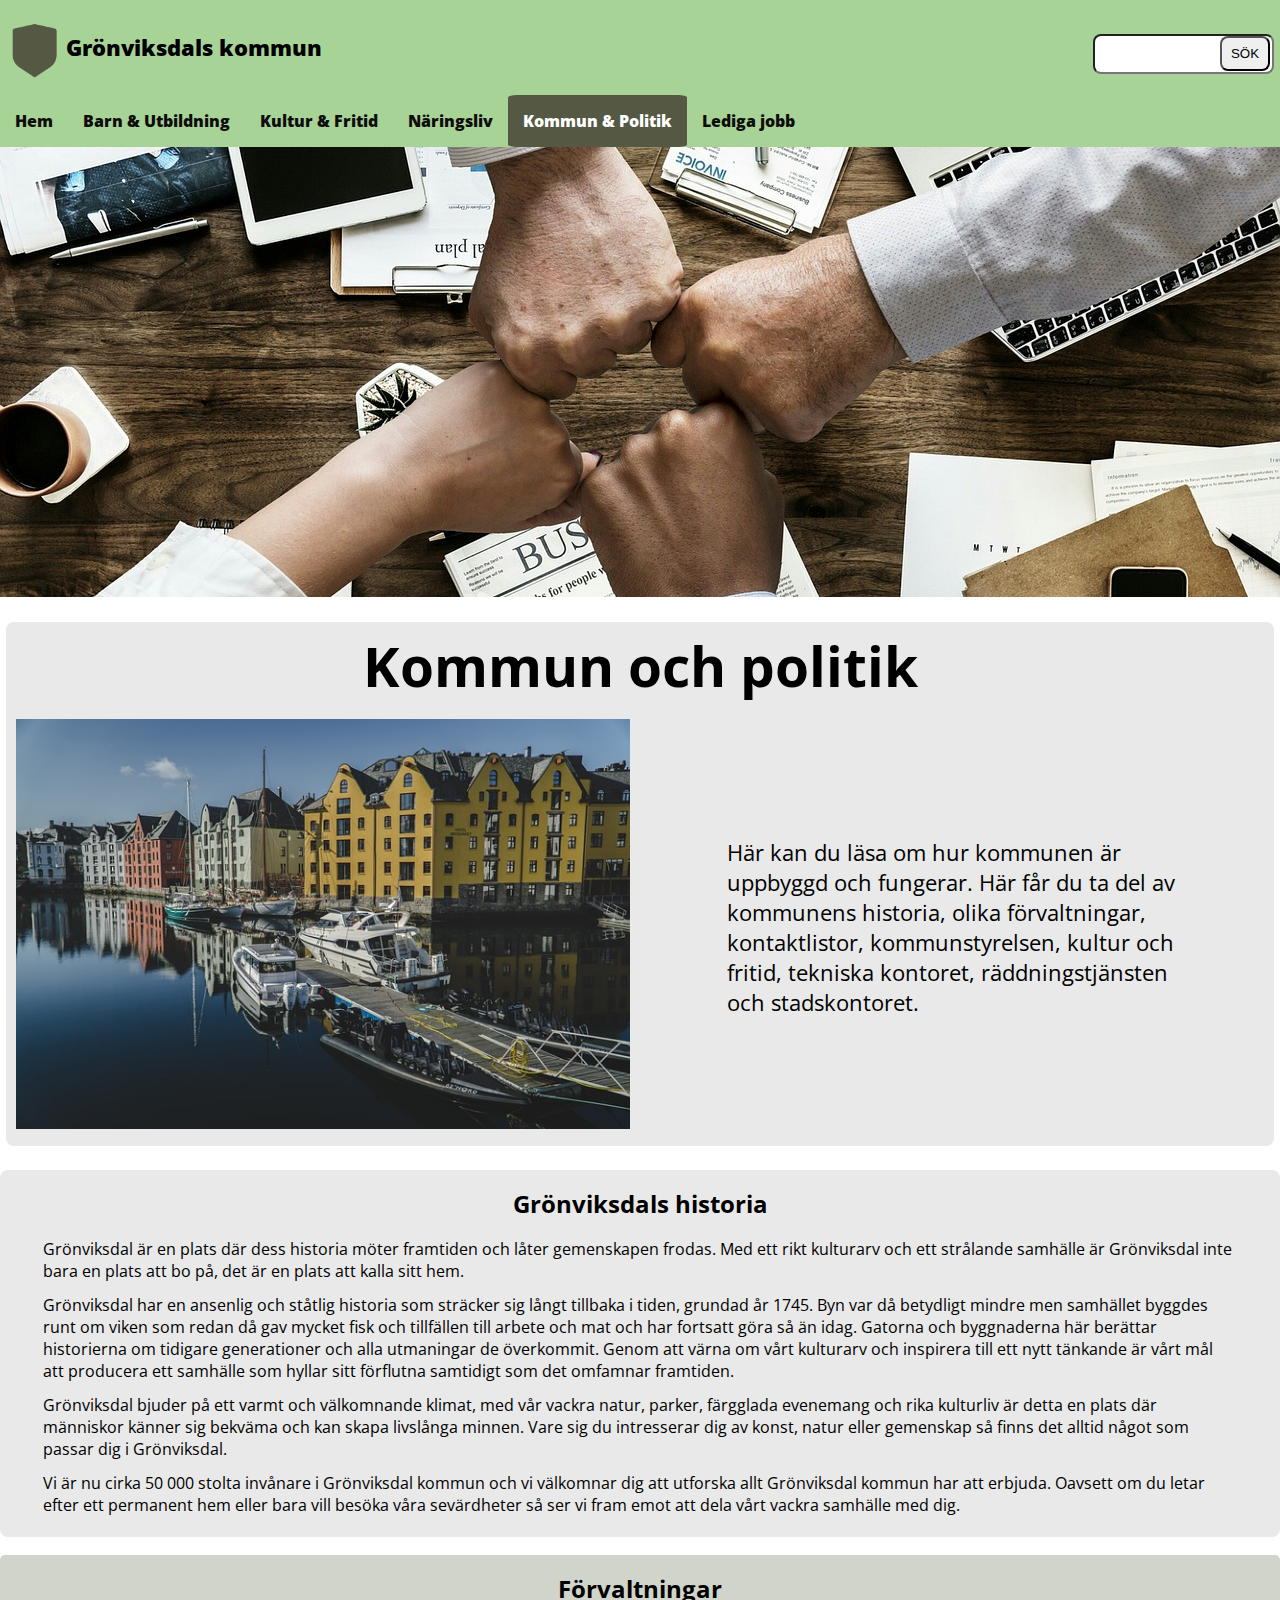
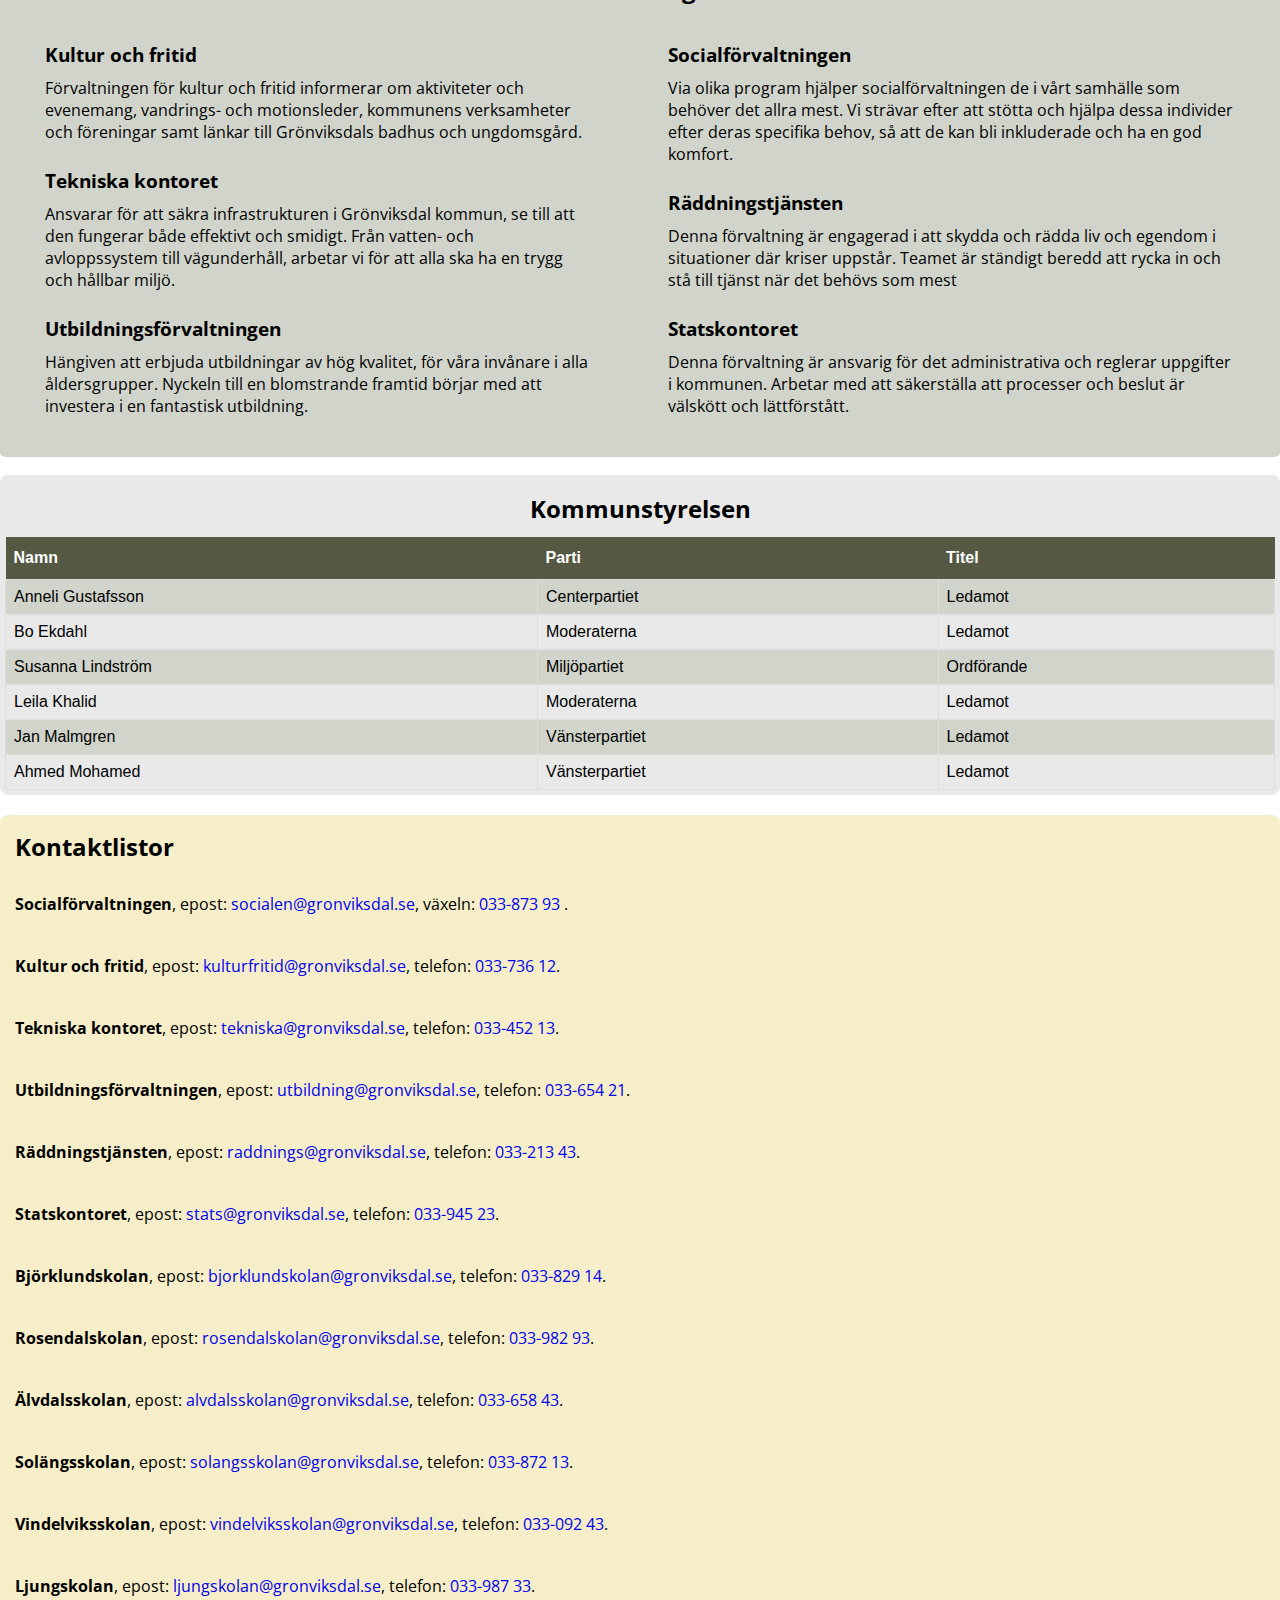
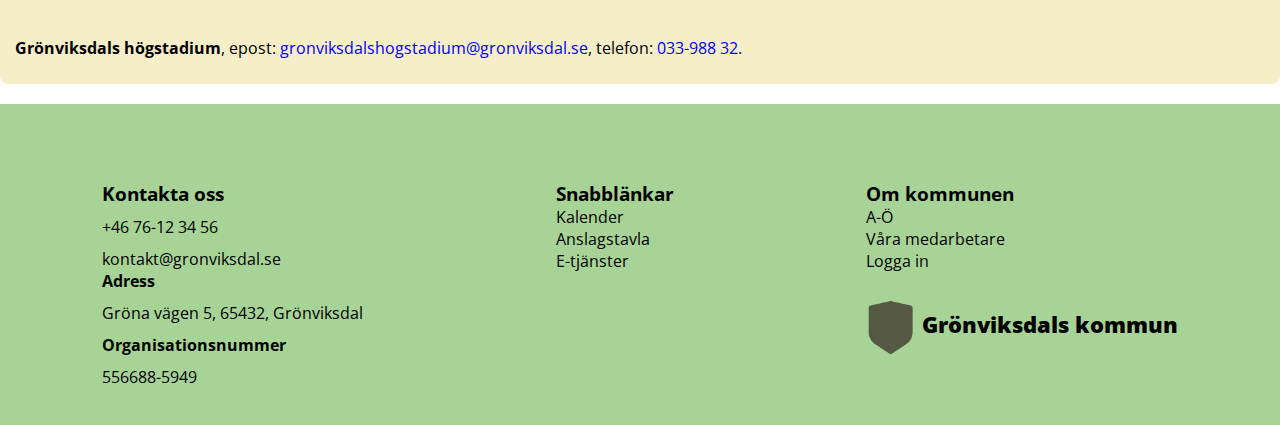
<file: politik.html>
<!DOCTYPE html>
<html lang="sv">
  <head>
    <meta charset="UTF-8">
    <meta name="viewport" content="width=device-width, initial-scale=1.0">
    <link rel="stylesheet" href="https://fonts.googleapis.com/css2?family=Material+Symbols+Outlined:opsz,wght,FILL,GRAD@24,400,0,0">
    <link rel="stylesheet" href="css/style.css">
    <link rel="stylesheet" href="css/politik.css">
    <link rel="stylesheet" href="css/footer.css">
    <link rel="icon" href="img/logo.png">
    <title>Kommun och politik</title>
  </head>
  <body>
    <header class="background-green">
      <div class="container">
        <div class="header">
          <div class="font bold font-size-12">
            <a href="index.html">
              <div class="titles">
                <span class="large-title font-size-22">
                  <img src="img/logo.png" width="50" class="logo" alt="logo"> Grönviksdals kommun </span>
                <span class="mobile-title font-size-16">
                  <img src="img/logo.png" width="40" class="logo" alt="logo"> Grönviksdal </span>
              </div>
            </a>
          </div>
          <div class="right">
            <form id="search-form" action="index.html" method="get">
              <input type="text" id="search" class="search rounded-m" name="search" maxlength="15">
              <button type="submit" class="search-button rounded-m padding-2">
                <span class="material-icons">SÖK</span>
              </button>
            </form>
          </div>
        </div>
      </div>
    </header>
    <nav class="nav background-green">
      <div class="container">
        <input type="checkbox" id="nav-change">
        <label for="nav-change" class="nav">
          <a href="index.html">
            <span class="font bold"> Hem </span>
          </a>
          <a href="utbildning.html">
            <span class="font bold"> Barn & Utbildning </span>
          </a>
          <a href="kulturfritid.html">
            <span class="font bold"> Kultur & Fritid </span>
          </a>
          <a href="naringsliv.html">
            <span class="font bold"> Näringsliv </span>
          </a>
          <a class="active" href="politik.html">
            <span class="font bold"> Kommun & Politik </span>
          </a>
          <a href="lediga-jobb.html">
            <span class="font bold"> Lediga jobb </span>
          </a>
          <span class="nav-bar">
            <span class="material-symbols-outlined bold"> menu </span>
          </span>
        </label>
      </div>
    </nav>
    <img style="margin-bottom: 15px;" class="top-image" src="img/Mohamed_hassan.jpg" alt="Fyra händer som gör en fist-bump">
    <main class="container">
      <section class="container background-green-light  rounded-m margin-6">
        <h1 class="center font padding-6"> Kommun och politik </h1>
        <div class="flex-container">
          <figure class="flex-item-left">
            <img class="img-responsive" src="img/iniesta44.jpg" alt="Grönviksdal stadsbild">
          </figure>
          <div class="flex-item-right  font-size-20 left">
            <p class="font font-size-22"> Här kan du läsa om hur kommunen är uppbyggd och fungerar. Här får du ta del av kommunens historia, olika förvaltningar, kontaktlistor, kommunstyrelsen, kultur och fritid, tekniska kontoret, räddningstjänsten och stadskontoret. </p>
          </div>
        </div>
      </section>
      <br>
      <section class="container">
        <section class="container history padding-6 margin-6  rounded-m shadow-m">
          <h2 class="center font padding-6 margin-6 "> Grönviksdals historia </h2>
          <p class="padding-6 font"> Grönviksdal är en plats där dess historia möter framtiden och låter gemenskapen frodas. Med ett rikt kulturarv och ett strålande samhälle är Grönviksdal inte bara en plats att bo på, det är en plats att kalla sitt hem. </p>
          <p class="padding-6 font"> Grönviksdal har en ansenlig och ståtlig historia som sträcker sig långt tillbaka i tiden, grundad år 1745. Byn var då betydligt mindre men samhället byggdes runt om viken som redan då gav mycket fisk och tillfällen till arbete och mat och har fortsatt göra så än idag. Gatorna och byggnaderna här berättar historierna om tidigare generationer och alla utmaningar de överkommit. Genom att värna om vårt kulturarv och inspirera till ett nytt tänkande är vårt mål att producera ett samhälle som hyllar sitt förflutna samtidigt som det omfamnar framtiden. </p>
          <p class="padding-6 font"> Grönviksdal bjuder på ett varmt och välkomnande klimat, med vår vackra natur, parker, färgglada evenemang och rika kulturliv är detta en plats där människor känner sig bekväma och kan skapa livslånga minnen. Vare sig du intresserar dig av konst, natur eller gemenskap så finns det alltid något som passar dig i Grönviksdal. </p>
          <p class="padding-6 font"> Vi är nu cirka 50 000 stolta invånare i Grönviksdal kommun och vi välkomnar dig att utforska allt Grönviksdal kommun har att erbjuda. Oavsett om du letar efter ett permanent hem eller bara vill besöka våra sevärdheter så ser vi fram emot att dela vårt vackra samhälle med dig. </p>
        </section>
      </section>
      <br>
      <section class="forvaltningar">
        <h2 class="center font padding-6 margin-6 rounded-m shadow-m"> Förvaltningar </h2>
        <div id="columns">
          <article class="management font">
            <section class="forvaltningar ">
              <h3>Kultur och fritid</h3>
              <p> Förvaltningen för kultur och fritid informerar om aktiviteter och evenemang, vandrings- och motionsleder, kommunens verksamheter och föreningar samt länkar till Grönviksdals badhus och ungdomsgård. </p>
            </section>
            <section class="forvaltningar">
              <h3>Tekniska kontoret</h3>
              <p> Ansvarar för att säkra infrastrukturen i Grönviksdal kommun, se till att den fungerar både effektivt och smidigt. Från vatten- och avloppssystem till vägunderhåll, arbetar vi för att alla ska ha en trygg och hållbar miljö. </p>
            </section>
            <section class="forvaltningar">
              <h3>Utbildningsförvaltningen</h3>
              <p> Hängiven att erbjuda utbildningar av hög kvalitet, för våra invånare i alla åldersgrupper. Nyckeln till en blomstrande framtid börjar med att investera i en fantastisk utbildning. </p>
            </section>
          </article>
          <article class="management font">
            <section class="forvaltningar">
              <h3>Socialförvaltningen</h3>
              <p> Via olika program hjälper socialförvaltningen de i vårt samhälle som behöver det allra mest. Vi strävar efter att stötta och hjälpa dessa individer efter deras specifika behov, så att de kan bli inkluderade och ha en god komfort. </p>
            </section>
            <section class="forvaltningar">
              <h3>Räddningstjänsten</h3>
              <p> Denna förvaltning är engagerad i att skydda och rädda liv och egendom i situationer där kriser uppstår. Teamet är ständigt beredd att rycka in och stå till tjänst när det behövs som mest </p>
            </section>
            <section class="forvaltningar">
              <h3>Statskontoret</h3>
              <p> Denna förvaltning är ansvarig för det administrativa och reglerar uppgifter i kommunen. Arbetar med att säkerställa att processer och beslut är välskött och lättförstått. </p>
            </section>
          </article>
        </div>
      </section>
      <br>
      <section class="parties rounded-m shadow-m">
        <h2 class="center font padding-6 margin-6 rounded-m shadow-m">Kommunstyrelsen</h2>
        <table class="kommunstyrelse">
          <tr>
            <th>Namn</th>
            <th>Parti</th>
            <th>Titel</th>
          </tr>
          <tr>
            <td>Anneli Gustafsson</td>
            <td>Centerpartiet</td>
            <td>Ledamot</td>
          </tr>
          <tr>
            <td>Bo Ekdahl</td>
            <td>Moderaterna</td>
            <td>Ledamot</td>
          </tr>
          <tr>
            <td>Susanna Lindström</td>
            <td>Miljöpartiet</td>
            <td>Ordförande</td>
          </tr>
          <tr>
            <td>Leila Khalid</td>
            <td>Moderaterna</td>
            <td>Ledamot</td>
          </tr>
          <tr>
            <td>Jan Malmgren</td>
            <td>Vänsterpartiet</td>
            <td>Ledamot</td>
          </tr>
          <tr>
            <td>Ahmed Mohamed</td>
            <td>Vänsterpartiet</td>
            <td>Ledamot</td>
          </tr>
        </table>
      </section>
      <section class="contacts rounded-m shadow-m font">
        <h2 class=" rounded-m shadow-m">Kontaktlistor</h2>
        <p>
          <b>Socialförvaltningen</b>, epost: <a href="mailto:socialen@gronviksdal.se">socialen@gronviksdal.se</a>, växeln: <a href="tel:+4603387393">033-873 93 </a>.
        </p>
        <p>
          <b>Kultur och fritid</b>, epost: <a href="mailto:kulturfritid@gronviksdal.se">kulturfritid@gronviksdal.se</a>, telefon: <a href="tel:+4603373612">033-736 12</a>.
        </p>
        <p>
          <b>Tekniska kontoret</b>, epost: <a href="mailto:tekniska@gronviksdal.se">tekniska@gronviksdal.se</a>, telefon: <a href="tel:+4603345213">033-452 13</a>.
        </p>
        <p>
          <b>Utbildningsförvaltningen</b>, epost: <a href="mailto:utbildning@gronviksdal.se">utbildning@gronviksdal.se</a>, telefon: <a href="tel:+4603365421">033-654 21</a>.
        </p>
        <p>
          <b>Räddningstjänsten</b>, epost: <a href="mailto:raddnings@gronviksdal.se">raddnings@gronviksdal.se</a>, telefon: <a href="tel:+4603321343">033-213 43</a>.
        </p>
        <p>
          <b>Statskontoret</b>, epost: <a href="mailto:stats@gronviksdal.se">stats@gronviksdal.se</a>, telefon: <a href="tel:+4603394523">033-945 23</a>.
        </p>
        <p>
          <b>Björklundskolan</b>, epost: <a href="mailto:bjorklundskolan@gronviksdal.se">bjorklundskolan@gronviksdal.se</a>, telefon: <a href="tel:+4603382914">033-829 14</a>.
        </p>
        <p>
          <b>Rosendalskolan</b>, epost: <a href="mailto:rosendalskolan@gronviksdal.se">rosendalskolan@gronviksdal.se</a>, telefon: <a href="tel:+4603398293">033-982 93</a>.
        </p>
        <p>
          <b>Älvdalsskolan</b>, epost: <a href="mailto:alvdalsskolan@gronviksdal.se">alvdalsskolan@gronviksdal.se</a>, telefon: <a href="tel:+4603365843">033-658 43</a>.
        </p>
        <p>
          <b>Solängsskolan</b>, epost: <a href="mailto:solangsskolan@gronviksdal.se">solangsskolan@gronviksdal.se</a>, telefon: <a href="tel:+4603387213">033-872 13</a>.
        </p>
        <p>
          <b>Vindelviksskolan</b>, epost: <a href="mailto:vindelviksskolan@gronviksdal.se">vindelviksskolan@gronviksdal.se</a>, telefon: <a href="tel:+4603302943">033-092 43</a>.
        </p>
        <p>
          <b>Ljungskolan</b>, epost: <a href="mailto:ljungskolan@gronviksdal.se">ljungskolan@gronviksdal.se</a>, telefon: <a href="tel:+4603398733">033-987 33</a>.
        </p>
        <p>
          <b>Grönviksdals högstadium</b>, epost: <a href="mailto:gronviksdalshogstadium@gronviksdal.se">gronviksdalshogstadium@gronviksdal.se</a>, telefon: <a href="tel:+4603398832">033-988 32</a>.
        </p>
      </section>
    </main>
    <footer class="background-green">
      <div class="container">
        <div class="row col-3 container margin-6 padding-6">
          <section class="font padding-6">
            <h3>Kontakta oss</h3>
            <p>
              <a href="tel://+4733378901">+46 76-12 34 56</a>
            </p>
            <a href="mailto://kontakt@gronviksdal.se">kontakt@gronviksdal.se</a>
            <h4>Adress</h4>
            <p>Gröna vägen 5, 65432, Grönviksdal</p>
            <h4>Organisationsnummer</h4>
            <p>556688-5949</p>
          </section>
          <section class="font padding-6">
            <h3>Snabblänkar</h3>
            <a href="#">Kalender</a>
            <br>
            <a href="#">Anslagstavla</a>
            <br>
            <a href="#">E-tjänster</a>
          </section>
          <section class="font padding-6">
            <h3>Om kommunen</h3>
            <a href="#">A-Ö</a>
            <br>
            <a href="#">Våra medarbetare</a>
            <br>
            <a href="#">Logga in</a>
            <br>
            <br>
            <figure class="figure_footer">
              <a href="index.html">
                <div class="titles">
                  <span class="large-title font bold font-size-22">
                    <img src="img/logo.png" width="50" class="logo" alt="logo"> Grönviksdals kommun </span>
                  <span class="mobile-title font bold font-size-16">
                    <img src="img/logo.png" width="40" class="logo" alt="logo"> Grönviksdal </span>
                </div>
              </a>
            </figure>
          </section>
        </div>
      </div>
    </footer>
  </body>
</html>
</file>
<file: css/style.css>
@import url('https://fonts.googleapis.com/css2?family=Open+Sans:ital,wght@0,300;0,400;0,500;0,600;0,800;1,300;1,400;1,500;1,600;1,700;1,800&display=swap');

/* Index */
:root{
  --light-green: #A7D397;
  --dark-green: #555843;
  --beige: #F5EEC8;
  --off-white: #D0D4CA;
  --mild-gray: #E8E9E8;
}

*{ 
    padding: 0;
    margin: 0;
    box-sizing: border-box;
}

.main{
    display: flex;
    justify-content: center;
}

h1{
    font-size: 35px;
}


#main-btns{
    display: flex;
    flex-direction: column;
    align-items: center;
    margin: auto;
    margin-top: 20px;
    margin-bottom: 20px;
    flex-wrap: wrap;
    row-gap: 50px;
    width: 95%;

    & a{
        display: flex;
        flex-direction: column;
        align-items: center;
        text-decoration: none;
        background-color: var(--off-white);

        & p, h3{
            padding: 15px;
            
            color: var(--dark-green);
        }

        & h3{
            padding-bottom: 0;
        }
    }

    & article{
        width: 100%;
        border: none;

        & img{
            width: 100%;
            height: 150px;
            object-fit: cover;
        }
    }
}

#news-feed{
 
    width: 97%;
    background-color: var(--mild-gray);
    margin: auto;
    margin-bottom: 10px;
    margin-top: 30px;
    overflow-x: hidden;
    height: 220px;
    border: 10px solid var(--mild-gray);

    & #news-feed-buttons{
        display: flex;
        flex-direction: column;
        width: 95%;
        margin: auto;


        & .news-button{
            height: 50px;
            border: 0.5px solid var(--off-white);
            color: var(--dark-green);
            display: flex;
            align-items: center;
            padding-left: 5px;
        }
    }

}

footer .container{
    display: flex;
    flex-direction: column;
}

#learning-platform, #learning-platform-2{
    background-color: var(--mild-gray);
    width: 95%;
    margin: auto;
    border-radius: 5px;
    margin-top: 15px;
    margin-bottom: 15px;
    padding: 10px;

    & a{
        display: flex;
        font-size: 16px;
        justify-content: space-between;
        align-items: center;
        gap: 10px;
    }

    & img{
        height: 45px;
    }
    
}

/* Table on politics page */
.kommunstyrelse tr:hover{
    color: #FFFFFF;
}

@media screen and (min-width: 600px){

    .main{
        width: 100%;
   }

   h1{
    font-size: 45px;
    }

    #main-btns{
        flex-direction: row;
        justify-content: space-between;
        width: 100%;
        row-gap: 20px;
        margin-top: 20px;
        margin-bottom: 20px;

        .btn-layout{
            width: 50%;
            height: 350px;
 
            display: flex;
            justify-content: center;

            & a {
            width: 90%;
            display: flex;

                & article{
                width: 100%;
             }
        }
    }
}

#news-feed {
    overflow-x: scroll;
    width: 70%;

    & #news-feed-buttons{
    display: flex;
    flex-direction: row;
    background-color: var(--mild-gray);
    gap: 5px;



        & .news-button{
        height: 180px;
        padding: 0;
        min-width: 150px;



        & h3{
            padding-left: 50px;
            padding-right: 50px;
            }
        }


    }
}
  
#learning-platform{
    & a{
        padding-left: 30px;
        padding-right: 30px;
    }

        & img{
            height: 55px
        }

        & p{
            font-size: larger;
        }
    }
}

@media screen and (min-width: 992px){
    

    h1{
        font-size: 55px;
        }

    #main-btns .btn-layout{
        width: 33%;
}
  
.active{
    background-color:#555843;
     border-radius: 5%;
   }

#news-feed{
    max-width: 700px;
}

footer .container{
    flex-direction: row;
    justify-content: space-between;
    width: 100%;
    max-width: 1100px;
}
  
#learning-platform{

    max-width: 1235px;

    & a{
        padding-left: 30px;
        padding-right: 30px;
        justify-content: center;
    }

        & img{
            height: 55px
        }

        & p{
            font-size: larger;
        }
    }

.history{

    & p{
    width: 95%;
    margin: auto;
    }

    & :nth-child(5){
        margin-bottom: 10px;
    }
}

}

/*  ...Education, Culture...  */

body {
margin: 0;
padding: 0;
}

.container {
    max-width: 1300px;
    margin: auto;
    cursor: default;

}
    
#date-bar{
    width: 80%;
}

.activities{
    display: flex;
    flex-direction: row;
    justify-content: space-between;
    flex-wrap: wrap;
    margin: auto;

    & .box1, .box2, .box3{
        width: 33%;
    }

    & p {
        margin: auto;
        width: 300px;
    }

    & img{
        border-radius: 10px;
        border: none;
    }
}

.culture-school {
    text-align: center;
}

.culture-school, p {
    padding-top: 10px;
    padding-bottom: 10px;
}

#video-culture {
    width: 100%;
}

.h3-margin-bottom{
    margin-bottom: 20px;
}

.h3-margin-top{
    margin-top: 20px;
}

#l-j-margin{
    margin: auto;
    width: 97%;
    margin-top: 20px;
    margin-bottom: 10px;
}

/********* Start of Header ********/
.header {
display: flex;
}

.header > div {
color: rgb(14, 13, 13);
margin: 10px;
line-height: 75px;
font-size: 30px;
}

.header > div:first-child {
flex: 2;
}

.header > div:nth-child(2),
.header > div:nth-child(3) {
flex: 1;
}

/********* background-colors ********/
.background-green { background-color: #A7D397;}
.background-green-light { background-color: var(--mild-gray);}
.background-black {background-color:#000000;}
.background-white {background-color:#FFFFFF;}
.background-grey {background-color:#f8f3f8;}
.background-blue {background-color:#025193;}
.background-yellow {background-color:#eeca68;}
.background-off-white {background-color:#D0D4CA;}
 

.black {color:#000000;}
.white {color:#FFFFFF;}
.grey {color:#f8f3f8;}

.center {    text-align: center;}
.right {    text-align: right;}
.left {    text-align: left;}
.bottom {
    margin-top: auto;
}

/********* Margin ********/
.margin-2 {
margin-top: 2px;
margin-bottom: 2px;
}
.margin-4 {
margin-top: 4px;
margin-bottom: 4px;
}

.margin-6 {
margin-top: 6px;
margin-bottom: 6px;
margin-left: 6px;
margin-right: 6px;
}

.margin-t-b{
    margin-top: 20px;
    margin-bottom: 20px
}

/*********effect********/
.rounded-s {
border-radius: 2px;
}

.rounded-m {
border-radius: 8px;
}
.shadow-s {
box-shadow: -1px 2px 10px 0px rgba(0,0,0,0.15);
}

.border-0 {
    border: 0;
}
/********* Padding ********/
.padding-2 {
padding: 2px;
}
.padding-4 {
padding: 4px;
}

.padding-6 {
padding: 6px;
}
/********* Font Size ********/
.font {
font-family: 'Open Sans', sans-serif;
}

.font-size-12 {
font-size: 12px;
}

.font-size-16 {
font-size: 16px;
}

.font-size-18 {
font-size: 18px;
}

.font-size-20 {
font-size: 20px;
}

.font-size-22 {
font-size: 22px;
}

.bold {
font-weight: 900;
}

/* Links start*/
a:link {
text-decoration:none;
color: black;
}
a:visited {
text-decoration:none;
color: black;
}
a:hover {
    color: black;
}

/********* Navigations part ********/
.nav-bar {
display: none;
position: absolute;
top: 10px;
right: 0;
padding: 15px;
}

.nav {
overflow: hidden;
}

.nav a {
float: left;
display: block;
color: #0e0c0c;
text-align: center;
padding: 15px;
text-decoration: none;
}

.nav a:hover {
color: black;
}

.nav a.active {
color: white;
}

.nav .nav-bar, #nav-change {
display: none;
}

/********* End of the navigation ********/
.search {
height: 40px;
}
.search-button {
height: 35px; 
margin-left: -61px;
}

#search-form {
display: block;
}

.right button{
    width: 50px;
    cursor: pointer;
}

/********* Hero section and animation********/
.herobg {
position: relative;
width: 100%;
height: 450px;
overflow: hidden;
text-align: center;
}

#heroVideo {
position: absolute;
top: 50%;
left: 50%;
min-width: 100%;
min-height: 100%;
width: auto;
height: auto;
z-index: -1;
transform: translate(-50%, -50%);
}

#heroText {
margin-top: 140px;
position: relative;
z-index: 1;
color: white;
text-align: center;
background-color: rgba(0, 0, 0, 0.5);
padding: 10px;
display: inline-block;
}

.herobg::before {
content: "";
position: absolute;
top: 0;
left: 0;
right: 0;
bottom: 0;
z-index: 0;
}

#heroText:after {
content: "";
animation: heroText 10s linear infinite;
}

@keyframes heroText {
0% {
content: "Välkommen till Grönviksdal";
}
50% {
content: "Grönviksdal Drömmarnas Hemvist";
}
100% {
content: "Staden, Där Framtiden Börjar";
}
}

.arbetsansokan-form {
    height: 40px;
    width: 97%;
}

.arbetsansokan-form-textarea {
     width: 98%;
}

.img-responsive {
    width: 100%;
}

.overlappa-80 {
    margin-top: -40px;
    position:   relative;

}

#free-jobs-width{
    margin: auto;
    width: 93%;
}

/* Hero education */
.hero-others {
    background-image: url('https://cdn.pixabay.com/photo/2014/03/12/18/45/boys-286245_1280.jpg');
    background-repeat: no-repeat;
    background-position: center center;
    background-size: cover;
    display: flex;
    justify-content: center;
    align-items: flex-end;
    height: 450px;
}

.hero-text-others {
    padding: 6px;
    margin-bottom: 100px;
    cursor: default;
}

/********* Hero section and animation********/
.titles span {
display: none;  /* Hide all by default */
}

.figure_footer {
margin: 0; padding: 0;
}

.titles .logo {
vertical-align: middle;
}
/* ************ Grid kolumner row **********/
/* *********Start**********/

.row {
display: grid;
grid-gap: 10px;
margin: auto;

    & div{
        display: flex;
        flex-direction: column;
    }
}

.col-3 {
grid-template-columns: repeat(3, 1fr);
width: 95%;
margin-top: 15px;
margin-bottom: 15px;
position: static;
}

.grid-container {
    height: 180px;
    display: flex;
    flex-direction: column;
}
/* *********End**********/

.titles .large-title {
    display: block;
    }

    .col-2 {
        grid-template-columns: repeat(2, 1fr);
        width: 95%;
        }

.motion, .sport {

    & img{
        border-radius: 10px;
        border: none;
        object-fit: cover;
    }

    & p {
        margin: auto;
    }
}

.links{
    & a:hover{
        text-decoration: underline;
    }
}

@media screen and (max-width: 992px) {

    .titles .large-title {
    display: none;
    }

    .titles .mobile-title {
    display: block;
    }

    #search-form {
    display:none;
    }

    .nav a {
    display: none;
    }

    #nav-change + label .nav-bar {
    display: block;
    float: right;
    }

    #nav-change:checked ~ .nav a {
    float: none;
    display: block;
    text-align: left;
    }

    .herobg {
    height: 300px;
    }

    .col-3 {
    grid-template-columns: repeat(1, 1fr);
    }

    .col-2 {
        grid-template-columns: repeat(1, 1fr);
        }

    .grid-container {
        height: 150px;
    }

    .activities{
        & .box1, .box2, .box3{
            width: 100%;
        }

        & img {
            object-fit: cover;
        } 

        & p {
            margin: 30px auto;
        }
    }

    #l-j-margin{
        margin: auto;
        width: 98%;
        margin-top: 20px;
        margin-bottom: 10px;
    }
}

@media screen and (max-width: 600px) {
    .grid-container {
        height: 180px;
    }
}

/*Style for naringsliv.html*/
.top-image {
    width: 100%;
    height: 450px;
    object-fit: cover;
}

.business-life {
    margin: 15px;
    background-color: var(--mild-gray);
    border-radius: 10px;
    font-family: 'Open Sans', sans-serif;
    padding: 10px;
        & h1 {
            text-align: center;
            margin-bottom: 10px;
            cursor: default;
        }

        & h2{
            margin-top: 10px;
            margin-bottom: 10px;
            cursor: default;
        }

        & h3{
            margin-bottom: 5px;
            cursor: default;
        }

        & p{
            cursor: default;
        }

        & a {
            color: revert;
        }
        & a:hover {
            text-decoration: underline;
        }
}

.business-life-section {
    background-color: var(--off-white);
    margin: 20px auto;
    padding-bottom: 8px;
    display: flex;
    flex-direction: column;
        & h2, p, section, li {
            padding: 0 10px;
        }

        & p, li {
            margin-bottom: 10px;
        }

        & ul {
            padding-left: 30px;
        }
}

.row-1 {
    min-height: 675px;
}

.row-2 {
    min-height: 770px;
}

.row-3 {
    min-height: 653px;
}

.business-life-image {
    display: block;
    width: 100%;
    max-height: 330px;
    object-fit: cover;
}

.accordion > input[type="checkbox"] {
    position: absolute;
    display: none;
}

.accordion .accordion-content {
    overflow-y: hidden;
    height: 0;
    transition: height 0.3s ease;
}

.accordion > input[type="checkbox"]:checked ~ .accordion-content {
    height: auto;
    overflow: visible;
    padding: 15px;
    border: 1px solid var(--mild-gray);
    border-top: 0;
    border-bottom-right-radius: 10px;
}

.accordion .label-decoration {
    display: block;
    background-color: var(--mild-gray);
    padding: 15px;
    border-top-left-radius: 10px;
}

.accordion {
    margin-bottom: 10px;
    & :hover{
        cursor: pointer;
    }
}

.accordion .handle {
    margin: 0;
}

.handle label:after {
    font-family: 'fontawesome';
    content: "\f067";
    font-size: 12px;
    float: right;
    padding-top: 5px;
}

.accordion > input[type="checkbox"]:checked ~ .handle label:after {
    content: "\f068";
}

.accordion-content .fa {
    color: #0000EE;
    margin-right: 5px;
}

.business-booking input[type=text], input[type=date], select, textarea {
    width: 100%;
    padding: 12px;
    border: 1px solid #ccc;
    border-radius: 4px;
    margin-top: 6px;
    margin-bottom: 16px;
}

.business-booking textarea {
    resize: vertical;
}

input[type=submit] {
    background-color: var(--light-green);
    padding: 12px 20px;
    border: none;
    border-radius: 4px;
    cursor: pointer;
}

input[type=submit]:hover {
    opacity: 0.8;
}

.business-booking {
    border-radius: 5px;
    background-color: #f2f2f2;
    padding: 20px;
}

@media (min-width: 992px) {
    .business-life {
        max-width: 1300px;
        margin: 20px auto;
    }

    .business-life-introduction {
        width: 80%;
        margin: 0 auto 35px;
    }

    .business-life-flex {
        display: flex;
        flex-wrap: wrap;
        align-items: flex-start;
    }

    .business-life-section {
        width: 600px;
        margin: 20px auto;
    }

    #l-j-margin{
        margin: auto;
        width: 99%;
        margin-top: 20px;
        margin-bottom: 10px;
    }

    .footer-bottom{
        width: 100%;
    }

    footer h3 {
        margin-top: 50px;
    }
}
</file>
<file: css/footer.css>
.figure_footer {
    margin: 0; padding: 0;
}
</file>
<file: css/kultur.css>
/*


*{
    margin: 0;
    padding: 0;
    box-sizing: border-box;
    font-family: 'Open sans', sans-serif;
}


h1 {
    text-align: center;
    margin-top: 20px;
    margin-bottom: 50px;
}

h3 {
    text-align: center;
    margin-top: 20px;
}



.figure {
    display: flex;
    flex-direction: column;
    justify-content: center;
    align-items: center;
    margin-top: 20px;
}
*/


.form {
    text-align: center;
    margin-top: 30px;
    margin-bottom: 30px;
    border: 0px solid black;
}

.button {
    margin-bottom: 20px;
}

.links {
    text-align: center;
    margin-bottom: 30px;
}

.links h3 {
    margin-bottom: 10px;
}

.picture {
    width: 300px;
    height: 240px;
    object-fit: cover;
    border: 2px solid black;
}

.sport {
    text-align: center;
}

.download.download {
    color: #0000EE;
}

@media screen and (min-width: 600px){
    h1{
        font-size: 40px;
    }
}

@media screen and (min-width: 992px){
    .activities{
        display: flex;
        justify-content: space-between;
        flex-direction: row;
        margin-left: 70px;
        margin-right: 70px;
    }
    h1{
        font-size: 40px;
    }
    h3{
        margin-top: 50px;
    }
    .motion .picture{
        width: 640px;
        height: 480px;
    }
    .motion p{
        width: 640px;
    }
    .sport .picture{
        width: 640px;
        height: 480px;
    }
    .button{
        margin-bottom: 50px;
        padding: 1%;
    }
}
</file>
<file: css/politik.css>
.font {
  font-family: 'Open Sans', sans-serif;
}

.flex-container {
  display: flex;
  flex-wrap: wrap;
  font-size: 30px;
  text-align: center;
}

.flex-item-left {
  padding: 10px;
  flex: 50%;
}

.flex-item-right {
  padding: 10px;
  flex: 50%;
}

.politics {
    background-color:#E8E9E8;
    padding-bottom: 20px;
}


.history {
    background-color: #E8E9E8;
}

.forvaltningar {
    background-color: #D0D4CA;
    border-radius: 5px;
    margin: 2px;
}

.contacts {
    background-color: #F5EEC8;
}

.parties {
    background-color: #E8E9E8;
}


.kommunstyrelse {
    font-family: Arial, Helvetica, sans-serif;
    border-collapse: collapse;
    width: 100%;
  }

  .kommunstyrelse  td, #customers th {
    border: 1px solid #ddd;
    padding: 8px;
  }

  .kommunstyrelse  tr:nth-child(even){
    background-color: #D0D4CA;
}

  .kommunstyrelse  tr:hover {
    background-color: #555843;
}

  .kommunstyrelse  th {
    padding-top: 12px;
    padding-bottom: 12px;
    text-align: left;
    padding-left: 8px;
    background-color: #555843;
    color: white;
  }

.contacts{
  margin-top: 20px;
  margin-bottom: 20px;
  width: 95%;
  display: flex;
  flex-direction: column;
  row-gap: 10px;
  padding: 10px;
    
    & a {
      color: #0000EE;
    }

    & a:hover {
      text-decoration: underline;
    }
}

@media screen and (min-width: 600px) {

  .politics, .history, .contacts, .parties {
       width: 100%;
       margin: 0;
       padding: 5px;
   }

   & .forvaltningar{
    width: 100%;

     & .forvaltningar{
      width: 95%;
     }
   }

   .contacts{
    margin-bottom: 20px;
    margin-top: 20px;
    row-gap: 20px;
    padding: 15px;
    
     & br{
      display: none;
    }
   }

}

@media screen and (min-width: 996px) {

  .flex-item-right{
    display: flex;
    align-items: center;
    justify-content: center;
    
    & p{
      width: 75%;
    }
  }

  .forvaltningar {

        width: 100%;
        height: auto;
        margin: auto;
        padding: 5px;
    }
    #columns {
        display: flex;
        justify-content: center;
    }
    .management {
        display: flex;
        flex-direction: column;
        row-gap: 5px;
        margin: 10px;
        padding: 10px;
    }

}
</file>
